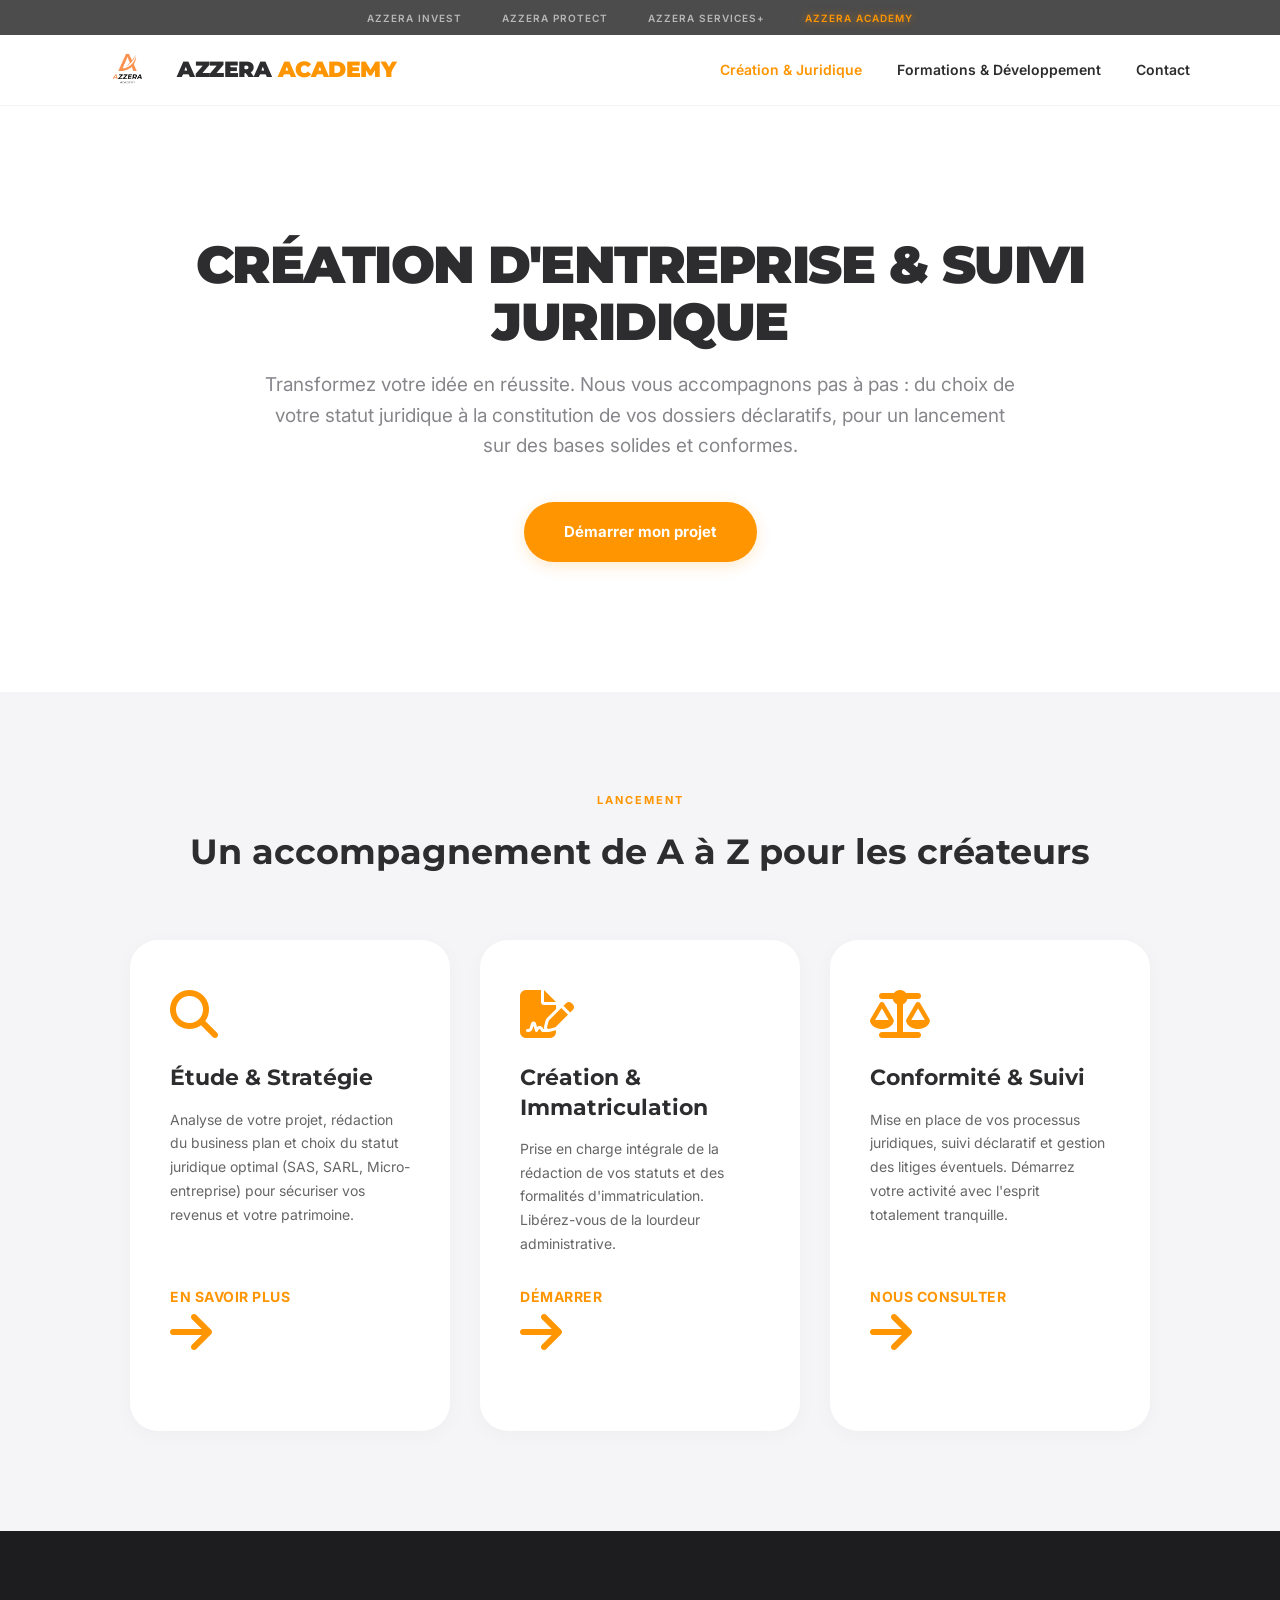
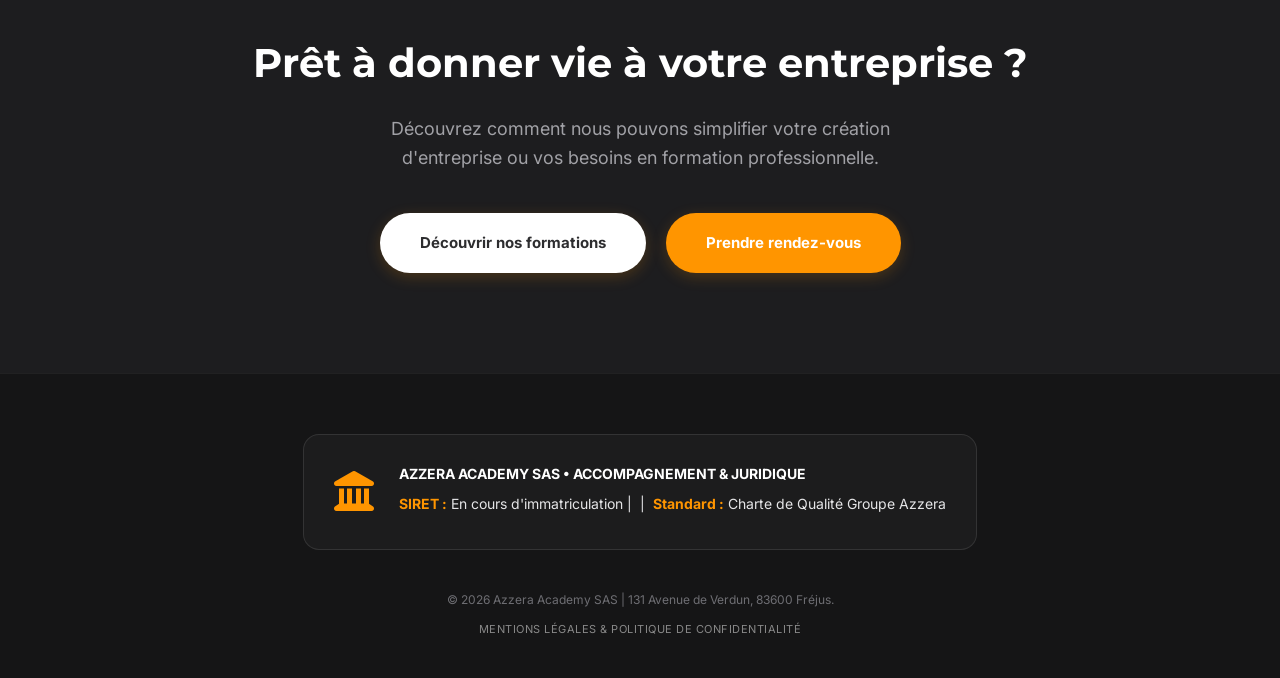
<file: index.html>
<!DOCTYPE html>
<html lang="fr">
<head>
    <meta charset="UTF-8">
    <meta name="viewport" content="width=device-width, initial-scale=1.0">
    <title>Azzera Academy | Création d'Entreprise & Suivi Juridique à Fréjus</title>
    
    <!-- SEO Meta Tags -->
    <meta name="description" content="Azzera Academy vous accompagne de A à Z dans la création de votre entreprise à Fréjus : choix du statut juridique, montage du dossier, immatriculation et conseil stratégique.">
    <meta name="keywords" content="création entreprise Fréjus, accompagnement juridique, choix statut juridique, démarches administratives, immatriculation société, business plan, Azzera Academy">
    <meta name="author" content="Azzera Academy">
    <meta name="robots" content="index, follow">
    
    <!-- Open Graph / Réseaux Sociaux -->
    <meta property="og:type" content="website">
    <meta property="og:url" content="https://www.azzeracademy.fr/">
    <meta property="og:title" content="Création d'Entreprise & Accompagnement Juridique | Azzera Academy">
    <meta property="og:description" content="Transformez votre projet en réussite. Nous gérons vos formalités juridiques et administratives pour un lancement en toute sérénité.">
    <meta property="og:image" content="https://www.azzeracademy.fr/img/logo-academy.png">


    <!-- Favicon -->
    <link rel="icon" type="image/png" href="favicon.png">
    <link rel="apple-touch-icon" href="favicon.png">
    <link rel="shortcut icon" href="favicon.png">
    
    <!-- Fonts & CSS -->
    <link href="https://fonts.googleapis.com/css2?family=Inter:wght@400;600&family=Montserrat:wght@700;900&display=swap" rel="stylesheet">
    <link rel="stylesheet" href="https://cdnjs.cloudflare.com/ajax/libs/font-awesome/6.4.0/css/all.min.css">
    
    <!-- Lien CSS Academy -->
    <link rel="stylesheet" href="css/style-academy.css">
    
    <!-- Données Structurées pour le Référencement Local Google -->
    <script type="application/ld+json">
    {
      "@context": "https://schema.org",
      "@type": "ProfessionalService",
      "name": "Azzera Academy",
      "image": "https://www.azzeraservices.fr/img/logo-academy.png",
      "description": "Cabinet spécialisé dans l'accompagnement à la création d'entreprise : conseil juridique, démarches administratives et immatriculation.",
      "url": "https://www.azzeracademy.fr",
      "telephone": "+33000000000",
      "address": {
        "@type": "PostalAddress",
        "streetAddress": "131 Avenue de Verdun",
        "addressLocality": "Fréjus",
        "postalCode": "83600",
        "addressRegion": "Provence-Alpes-Côte d'Azur",
        "addressCountry": "FR"
      },
      "areaServed": {
        "@type": "City",
        "name": "Fréjus"
      }
    }
    </script>
</head>
<body>

    <nav class="topbar-corporate">
        <ul class="topbar-links">
            <li><a href="https://azzerainvest.fr/index.html">AZZERA INVEST</a></li>
            <li><a href="https://www.azzeraprotect.fr">AZZERA PROTECT</a></li>
            <li><a href="https://www.azzeraservices.fr">AZZERA SERVICES+</a></li>
            <li><a href="#" class="active">AZZERA ACADEMY</a></li>
        </ul>
    </nav>

    <header class="main-header">
        <div class="container header-flex">
            <div class="logo">
                <a href="index.html">
                    <img src="img/logo-academy.png" alt="Logo Azzera Academy" style="height: 75px; width: auto; object-fit: contain;">
                    <h1>AZZERA <span>ACADEMY</span></h1>
                </a>
            </div>
            <nav class="main-nav">
                <ul>
                    <li><a href="index.html" class="active">Création & Juridique</a></li>
                    <li><a href="formations.html">Formations & Développement</a></li>
                    <li><a href="contact.html">Contact</a></li>
                </ul>
            </nav>
        </div>
    </header>

    <section class="hero-section">
        <div class="container">
            <h2 class="hero-title">CRÉATION D'ENTREPRISE & SUIVI JURIDIQUE</h2>
            <p class="hero-subtitle">Transformez votre idée en réussite. Nous vous accompagnons pas à pas : du choix de votre statut juridique à la constitution de vos dossiers déclaratifs, pour un lancement sur des bases solides et conformes.</p>
            <a href="contact.html" class="btn-primary-orange">Démarrer mon projet</a>
        </div>
    </section>

    <section class="services-section">
        <div class="container">
            <div class="modern-heading">
                <span class="heading-subtitle">Lancement</span>
                <h3 class="section-heading">Un accompagnement de A à Z pour les créateurs</h3>
            </div>
            
            <div class="diploma-grid">
                <!-- Tuile 1 -->
                <div class="apple-tile">
                    <i class="fas fa-search"></i>
                    <h4>Étude & Stratégie</h4>
                    <p>Analyse de votre projet, rédaction du business plan et choix du statut juridique optimal (SAS, SARL, Micro-entreprise) pour sécuriser vos revenus et votre patrimoine.</p>
                    <a href="contact.html" class="link-arrow">En savoir plus <i class="fas fa-arrow-right"></i></a>
                </div>
                <!-- Tuile 2 -->
                <div class="apple-tile">
                    <i class="fas fa-file-signature"></i>
                    <h4>Création & Immatriculation</h4>
                    <p>Prise en charge intégrale de la rédaction de vos statuts et des formalités d'immatriculation. Libérez-vous de la lourdeur administrative.</p>
                    <a href="contact.html" class="link-arrow">Démarrer <i class="fas fa-arrow-right"></i></a>
                </div>
                <!-- Tuile 3 -->
                <div class="apple-tile">
                    <i class="fas fa-balance-scale"></i>
                    <h4>Conformité & Suivi</h4>
                    <p>Mise en place de vos processus juridiques, suivi déclaratif et gestion des litiges éventuels. Démarrez votre activité avec l'esprit totalement tranquille.</p>
                    <a href="contact.html" class="link-arrow">Nous consulter <i class="fas fa-arrow-right"></i></a>
                </div>
            </div>
        </div>
    </section>

    <section class="candidat-section">
        <div class="container">
            <h3>Prêt à donner vie à votre entreprise ?</h3>
            <p>Découvrez comment nous pouvons simplifier votre création d'entreprise ou vos besoins en formation professionnelle.</p>
            <div style="display: flex; gap: 20px; justify-content: center; flex-wrap: wrap; margin-top: 40px;">
                <a href="formations.html" class="btn-primary-orange" style="background: var(--white); color: var(--gray-main);">Découvrir nos formations</a>
                <a href="contact.html" class="btn-primary-orange">Prendre rendez-vous</a>
            </div>
        </div>
    </section>

    <footer class="legal-compliance">
        <div class="container">
            <div class="official-badge-container">
                <div class="official-badge">
                    <div class="badge-icon"><i class="fas fa-landmark"></i></div>
                    <div class="badge-content">
                        <p class="badge-title">AZZERA ACADEMY SAS • Accompagnement & Juridique</p>
                        <p class="badge-numbers"><strong>SIRET :</strong> En cours d'immatriculation | &nbsp;|&nbsp; <strong>Standard :</strong> Charte de Qualité Groupe Azzera</p>
                    </div>
                </div>
            </div>
            <div class="compliance-inner">
                <p>&copy; 2026 Azzera Academy SAS | 131 Avenue de Verdun, 83600 Fréjus.</p>
                <p style="margin-top: 10px;"><a href="mentions-legales.html" style="color: #888; text-decoration: none; transition: 0.3s; font-size: 11px; text-transform: uppercase; letter-spacing: 0.5px;">Mentions Légales & Politique de Confidentialité</a></p>
            </div>
        </div>
    </footer>

</body>
</html>
</file>
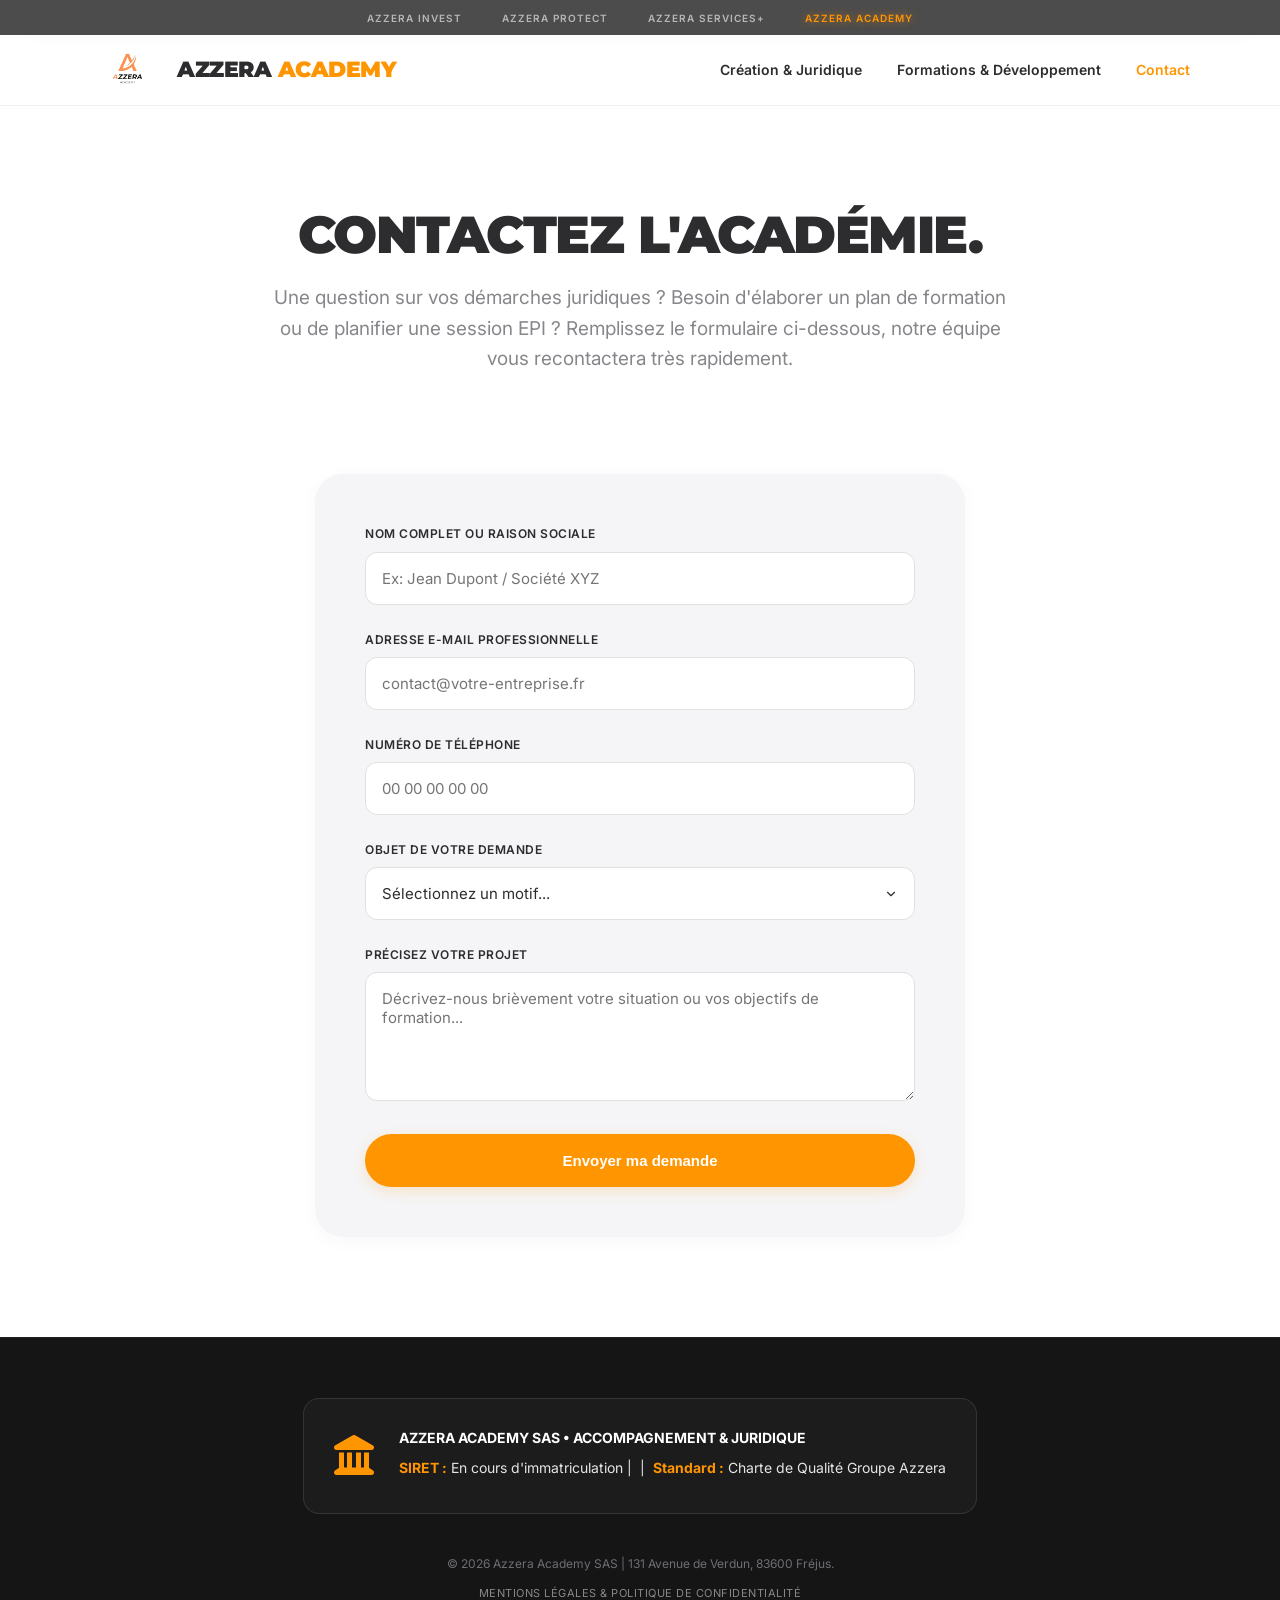
<file: contact.html>
<!DOCTYPE html>
<html lang="fr">
<head>
    <meta charset="UTF-8">
    <meta name="viewport" content="width=device-width, initial-scale=1.0">
    <title>Contact & Inscription | Azzera Academy Fréjus</title>
    
    <!-- SEO Meta Tags -->
    <meta name="description" content="Contactez Azzera Academy pour votre création d'entreprise ou vos besoins en formation professionnelle (EPI, Management, Communication) à Fréjus. Réactivité et conseil sur-mesure.">
    <meta name="keywords" content="contact Azzera Academy, devis création entreprise, inscription formation, formation EPI, conseil juridique Fréjus">
    <meta name="author" content="Azzera Academy">
    <meta name="robots" content="index, follow">
    
    <!-- Open Graph / Réseaux Sociaux -->
    <meta property="og:type" content="website">
    <meta property="og:url" content="https://www.azzeracademy.fr/contact.html">
    <meta property="og:title" content="Contactez Azzera Academy">
    <meta property="og:description" content="Un projet de création ? Un besoin de formation ? Notre équipe est à votre écoute.">
    <meta property="og:image" content="https://www.azzeracademy.fr/img/logo-academy.png">


    <!-- Favicon -->
    <link rel="icon" type="image/png" href="favicon.png">
    <link rel="apple-touch-icon" href="favicon.png">
    <link rel="shortcut icon" href="favicon.png">
    
    <!-- Fonts & CSS -->
    <link href="https://fonts.googleapis.com/css2?family=Inter:wght@400;600&family=Montserrat:wght@700;900&display=swap" rel="stylesheet">
    <link rel="stylesheet" href="https://cdnjs.cloudflare.com/ajax/libs/font-awesome/6.4.0/css/all.min.css">
    
    <!-- Lien CSS Academy (Design Orange Premium) -->
    <link rel="stylesheet" href="css/style-academy.css">
    
    <!-- Données Structurées pour le Référencement -->
    <script type="application/ld+json">
    {
      "@context": "https://schema.org",
      "@type": "ContactPage",
      "name": "Contact Azzera Academy",
      "url": "https://www.azzeracademy.fr/contact.html"
    }
    </script>

    <style>
        /* Styles spécifiques au formulaire pour garantir l'affichage premium */
        .contact-card-container { max-width: 650px; margin: 0 auto; background: var(--gray-bg); padding: 50px; border-radius: 28px; box-shadow: 0 4px 20px rgba(0,0,0,0.03); }
        .form-group { margin-bottom: 25px; text-align: left; }
        .form-group label { display: block; font-size: 12px; font-weight: 600; text-transform: uppercase; margin-bottom: 8px; letter-spacing: 0.5px; color: var(--gray-main); }
        .form-control { width: 100%; padding: 16px; border: 1px solid #e0e0e0; border-radius: 12px; font-family: 'Inter', sans-serif; font-size: 15px; background: var(--white); color: var(--gray-main); transition: var(--transition); }
        .form-control:focus { border-color: var(--orange-academy); outline: none; box-shadow: 0 0 0 3px rgba(255, 149, 0, 0.15); }
        select.form-control { cursor: pointer; appearance: none; -webkit-appearance: none; background-image: url("data:image/svg+xml;charset=UTF-8,%3Csvg xmlns='http://www.w3.org/2000/svg' viewBox='0 0 24 24' fill='none' stroke='%232d2d2f' stroke-width='2' stroke-linecap='round' stroke-linejoin='round'%3E%3Cpolyline points='6 9 12 15 18 9'%3E%3C/polyline%3E%3C/svg%3E"); background-repeat: no-repeat; background-position: right 16px center; background-size: 14px; padding-right: 45px; }
    </style>
</head>
<body>

    <nav class="topbar-corporate">
        <ul class="topbar-links">
            <li><a href="https://azzerainvest.fr/index.html">AZZERA INVEST</a></li>
            <li><a href="https://www.azzeraprotect.fr">AZZERA PROTECT</a></li>
            <li><a href="https://www.azzeraservices.fr">AZZERA SERVICES+</a></li>
            <li><a href="#" class="active">AZZERA ACADEMY</a></li>
        </ul>
    </nav>

    <header class="main-header">
        <div class="container header-flex">
            <div class="logo">
                <a href="index.html">
                    <img src="img/logo-academy.png" alt="Logo Azzera Academy" style="height: 75px; width: auto; object-fit: contain;">
                    <h1>AZZERA <span>ACADEMY</span></h1>
                </a>
            </div>
            <nav class="main-nav">
                <ul>
                    <li><a href="index.html">Création & Juridique</a></li>
                    <li><a href="formations.html">Formations & Développement</a></li>
                    <li><a href="contact.html" class="active">Contact</a></li>
                </ul>
            </nav>
        </div>
    </header>

    <section class="hero-section" style="padding: 100px 0 60px 0;">
        <div class="container">
            <h2 class="hero-title">CONTACTEZ L'ACADÉMIE.</h2>
            <p class="hero-subtitle">Une question sur vos démarches juridiques ? Besoin d'élaborer un plan de formation ou de planifier une session EPI ? Remplissez le formulaire ci-dessous, notre équipe vous recontactera très rapidement.</p>
        </div>
    </section>

    <section class="services-section" style="padding-top: 0; background: var(--white);">
        <div class="container">
            <div class="contact-card-container">
                <form action="https://api.web3forms.com/submit" method="POST">
                    
                    <!-- Clé Web3Forms -->
                    <input type="hidden" name="access_key" value="e3177ea0-46af-4d20-b334-71a74750e3a3">
                    <input type="hidden" name="subject" value="Nouveau lead - Azzera Academy">
                    <input type="hidden" name="redirect" value="https://web3forms.com/success">

                    <div class="form-group">
                        <label for="name">Nom complet ou Raison Sociale</label>
                        <input type="text" id="name" name="name" class="form-control" required placeholder="Ex: Jean Dupont / Société XYZ">
                    </div>
                    
                    <div class="form-group">
                        <label for="email">Adresse E-mail professionnelle</label>
                        <input type="email" id="email" name="email" class="form-control" required placeholder="contact@votre-entreprise.fr">
                    </div>
                    
                    <div class="form-group">
                        <label for="phone">Numéro de téléphone</label>
                        <input type="tel" id="phone" name="phone" class="form-control" required placeholder="00 00 00 00 00">
                    </div>

                    <div class="form-group">
                        <label for="service">Objet de votre demande</label>
                        <select id="service" name="service" class="form-control" required>
                            <option value="">Sélectionnez un motif...</option>
                            <option value="Creation Entreprise">Création d'entreprise & Accompagnement Juridique</option>
                            <option value="Formation Securite EPI">Formation : Sécurité & Réglementaire (EPI)</option>
                            <option value="Formation Dev Personnel">Formation : Développement personnel & Posture</option>
                            <option value="Formation Communication">Formation : Communication & Prise de parole</option>
                            <option value="Formation Gestion">Formation : Gestion du temps & Création</option>
                            <option value="Audit">Demande d'audit ou de catalogue général</option>
                            <option value="Autre">Autre demande</option>
                        </select>
                    </div>

                    <div class="form-group">
                        <label for="message">Précisez votre projet</label>
                        <textarea id="message" name="message" class="form-control" rows="5" required placeholder="Décrivez-nous brièvement votre situation ou vos objectifs de formation..."></textarea>
                    </div>

                    <button type="submit" class="btn-primary-orange" style="width: 100%; border: none; cursor: pointer; text-align: center;">Envoyer ma demande</button>
                </form>
            </div>
        </div>
    </section>

    <footer class="legal-compliance">
        <div class="container">
            <div class="official-badge-container">
                <div class="official-badge">
                    <div class="badge-icon"><i class="fas fa-landmark"></i></div>
                    <div class="badge-content">
                        <p class="badge-title">AZZERA ACADEMY SAS • Accompagnement & Juridique</p>
                        <p class="badge-numbers"><strong>SIRET :</strong> En cours d'immatriculation | &nbsp;|&nbsp; <strong>Standard :</strong> Charte de Qualité Groupe Azzera</p>
                    </div>
                </div>
            </div>
            <div class="compliance-inner">
                <p>&copy; 2026 Azzera Academy SAS | 131 Avenue de Verdun, 83600 Fréjus.</p>
                <p style="margin-top: 10px;"><a href="mentions-legales.html" style="color: #888; text-decoration: none; transition: 0.3s; font-size: 11px; text-transform: uppercase; letter-spacing: 0.5px;">Mentions Légales & Politique de Confidentialité</a></p>
            </div>
        </div>
    </footer>

</body>
</html>
</file>
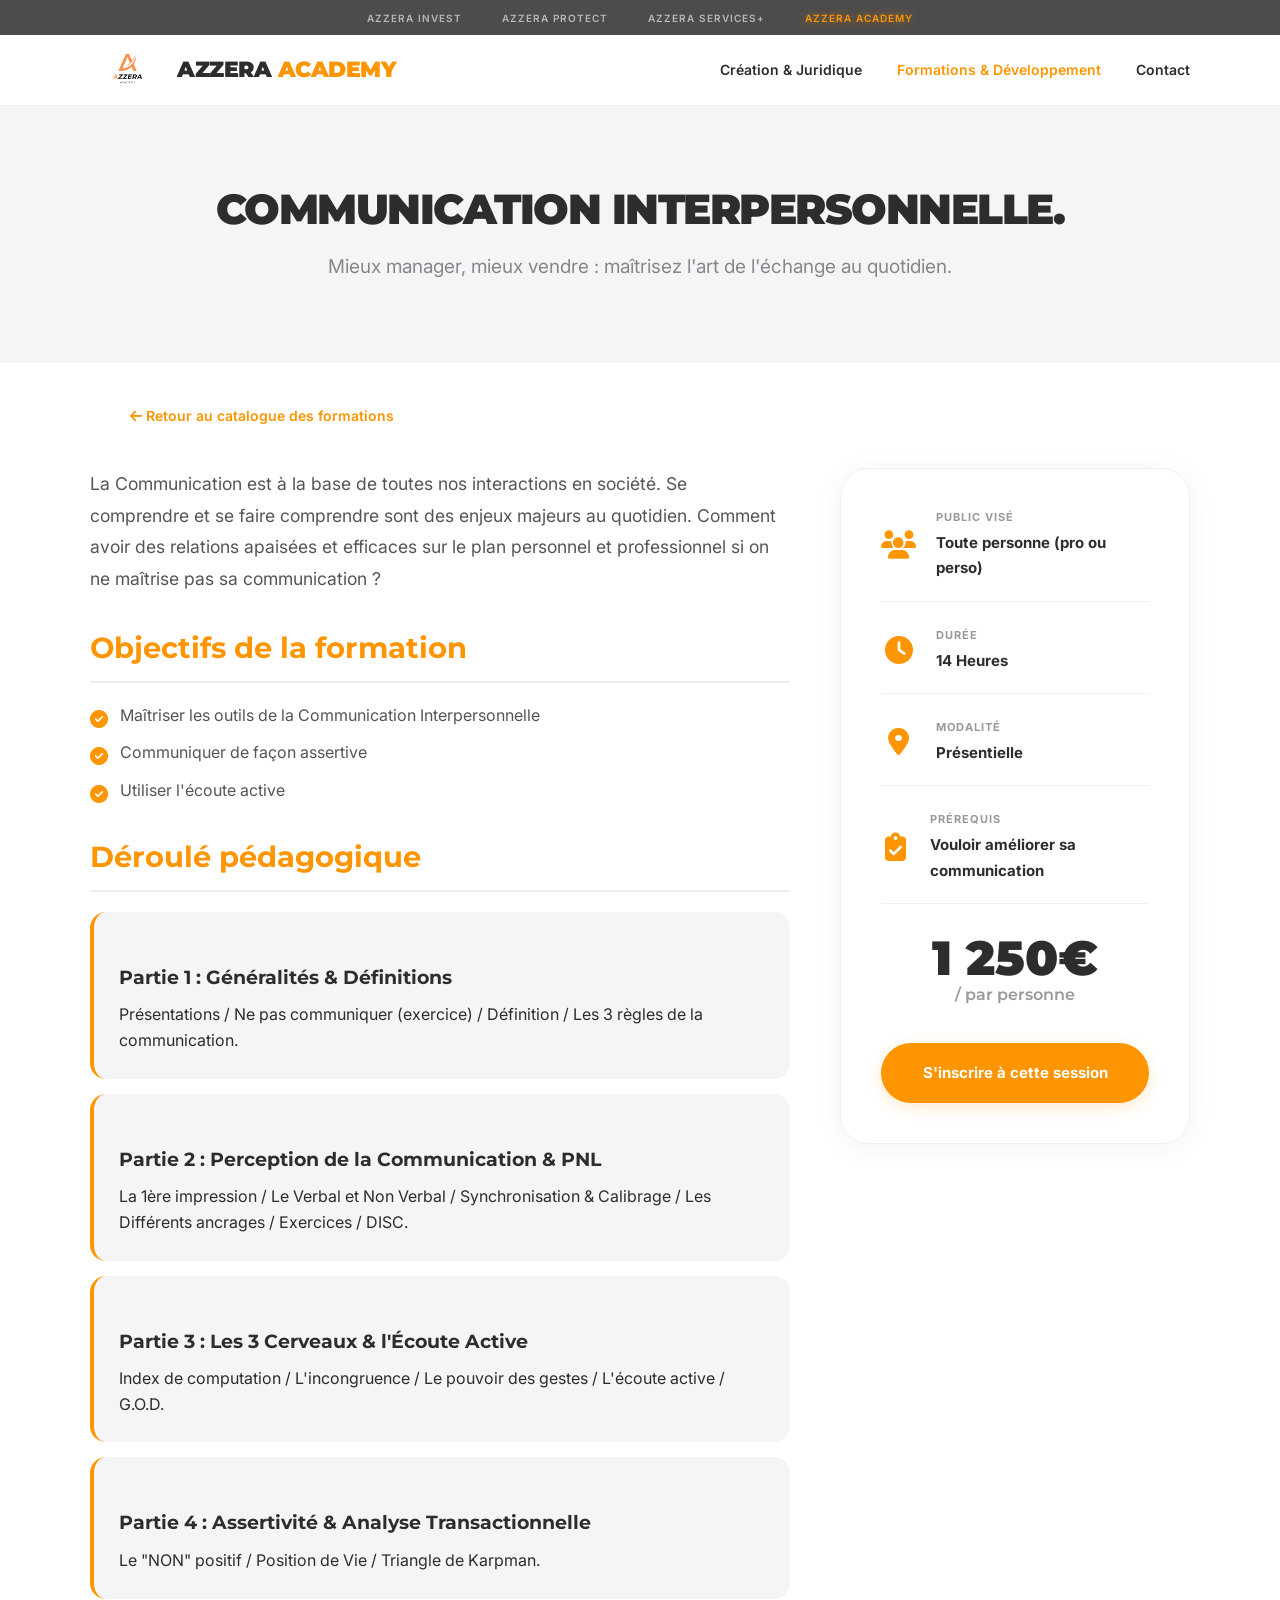
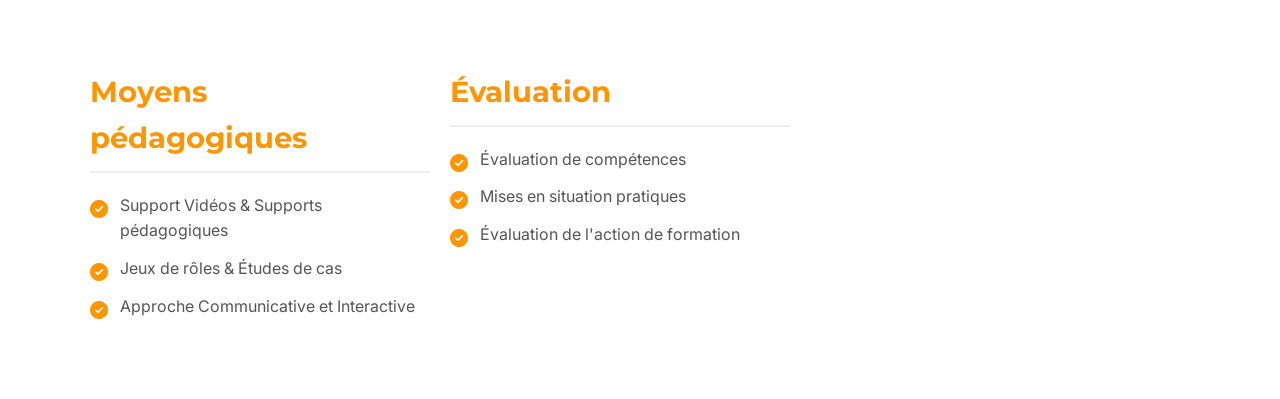
<file: formation-communication.html>
<!DOCTYPE html>
<html lang="fr">
<head>
    <meta charset="UTF-8">
    <meta name="viewport" content="width=device-width, initial-scale=1.0">
    <title>Formation Communication Interpersonnelle | Azzera Academy</title>
    
    <link href="https://fonts.googleapis.com/css2?family=Inter:wght@400;600&family=Montserrat:wght@700;900&display=swap" rel="stylesheet">
    <link rel="stylesheet" href="https://cdnjs.cloudflare.com/ajax/libs/font-awesome/6.4.0/css/all.min.css">
    <link rel="stylesheet" href="css/style-academy.css">
    

    <style>
        .course-layout { display: grid; grid-template-columns: 2fr 1fr; gap: 50px; padding: 60px 0; }
        .course-content h3 { color: var(--orange-academy); font-family: 'Montserrat', sans-serif; margin-top: 30px; margin-bottom: 20px; font-size: 1.8rem; border-bottom: 2px solid #eee; padding-bottom: 10px; }
        .course-content h4 { font-family: 'Montserrat', sans-serif; margin: 25px 0 10px 0; color: var(--gray-main); font-size: 1.2rem; }
        .course-content ul { list-style-type: none; padding-left: 0; margin-bottom: 20px; }
        .course-content ul li { position: relative; padding-left: 30px; margin-bottom: 12px; color: #555; line-height: 1.6; }
        .course-content ul li::before { content: '\f058'; font-family: 'Font Awesome 6 Free'; font-weight: 900; color: var(--orange-academy); position: absolute; left: 0; top: 3px; font-size: 18px; }
        .course-sidebar { background: var(--white); padding: 40px; border-radius: 28px; position: sticky; top: 100px; height: fit-content; box-shadow: 0 4px 30px rgba(0,0,0,0.05); border: 1px solid #f0f0f0; }
        .course-sidebar .info-item { display: flex; align-items: center; gap: 20px; margin-bottom: 25px; border-bottom: 1px solid #f0f0f0; padding-bottom: 20px; }
        .course-sidebar .info-item:last-of-type { border-bottom: none; }
        .course-sidebar .info-item i { font-size: 28px; color: var(--orange-academy); width: 35px; text-align: center; }
        .course-sidebar .info-text span { display: block; font-size: 11px; text-transform: uppercase; color: #999; font-weight: 700; letter-spacing: 1px; margin-bottom: 3px; }
        .course-sidebar .info-text strong { font-size: 15px; color: var(--gray-main); }
        .course-price { text-align: center; font-family: 'Montserrat', sans-serif; font-size: 3rem; font-weight: 900; color: var(--gray-main); margin: 30px 0; line-height: 1; }
        .course-price span { font-size: 16px; color: #999; font-weight: 600; display: block; margin-top: 5px; }
        .program-block { background: var(--gray-bg); padding: 25px; border-radius: 16px; margin-bottom: 15px; border-left: 4px solid var(--orange-academy); }
        @media (max-width: 900px) { .course-layout { grid-template-columns: 1fr; } .course-sidebar { position: static; margin-top: 40px; } }
    </style>
    
</head>
<body>

    <nav class="topbar-corporate"><ul class="topbar-links"><li><a href="#">AZZERA INVEST</a></li><li><a href="#">AZZERA PROTECT</a></li><li><a href="#">AZZERA SERVICES+</a></li><li><a href="#" class="active">AZZERA ACADEMY</a></li></ul></nav>

    <header class="main-header">
        <div class="container header-flex">
            <div class="logo">
                <a href="index.html">
                    <img src="img/logo-academy.png" alt="Logo Azzera Academy" style="height: 75px; width: auto; object-fit: contain;">
                    <h1>AZZERA <span>ACADEMY</span></h1>
                </a>
            </div>
            <nav class="main-nav"><ul><li><a href="index.html">Création & Juridique</a></li><li><a href="formations.html" class="active">Formations & Développement</a></li><li><a href="contact.html">Contact</a></li></ul></nav>
            
        </div>
        

    </header>

    <section class="hero-section" style="padding: 80px 0 40px 0; background: var(--gray-bg);">
        <div class="container">
            <h2 class="hero-title" style="font-size: 42px;">COMMUNICATION INTERPERSONNELLE.</h2>
            <p class="hero-subtitle">Mieux manager, mieux vendre : maîtrisez l'art de l'échange au quotidien.</p>
        </div>
    </section>
<div class="container" style="margin-top: 40px; margin-bottom: -20px;">
    <a href="formations.html" style="text-decoration: none; color: var(--orange-academy); font-weight: 600; font-size: 14px;">
        <i class="fas fa-arrow-left"></i> Retour au catalogue des formations
    </a>
</div>

    <section class="container course-layout">
        <div class="course-content">
            <p style="font-size: 1.1rem; color: #555; line-height: 1.8; margin-bottom: 30px;">La Communication est à la base de toutes nos interactions en société. Se comprendre et se faire comprendre sont des enjeux majeurs au quotidien. Comment avoir des relations apaisées et efficaces sur le plan personnel et professionnel si on ne maîtrise pas sa communication ?</p>
            
            <h3>Objectifs de la formation</h3>
            <ul>
                <li>Maîtriser les outils de la Communication Interpersonnelle</li>
                <li>Communiquer de façon assertive</li>
                <li>Utiliser l'écoute active</li>
            </ul>

            <h3>Déroulé pédagogique</h3>
            <div class="program-block">
                <h4>Partie 1 : Généralités & Définitions</h4>
                <p>Présentations / Ne pas communiquer (exercice) / Définition / Les 3 règles de la communication.</p>
            </div>
            <div class="program-block">
                <h4>Partie 2 : Perception de la Communication & PNL</h4>
                <p>La 1ère impression / Le Verbal et Non Verbal / Synchronisation & Calibrage / Les Différents ancrages / Exercices / DISC.</p>
            </div>
            <div class="program-block">
                <h4>Partie 3 : Les 3 Cerveaux & l'Écoute Active</h4>
                <p>Index de computation / L'incongruence / Le pouvoir des gestes / L'écoute active / G.O.D.</p>
            </div>
            <div class="program-block">
                <h4>Partie 4 : Assertivité & Analyse Transactionnelle</h4>
                <p>Le "NON" positif / Position de Vie / Triangle de Karpman.</p>
            </div>

            <div style="display: grid; grid-template-columns: 1fr 1fr; gap: 20px; margin-top: 40px;">
                <div>
                    <h3>Moyens pédagogiques</h3>
                    <ul>
                        <li>Support Vidéos & Supports pédagogiques</li>
                        <li>Jeux de rôles & Études de cas</li>
                        <li>Approche Communicative et Interactive</li>
                    </ul>
                </div>
                <div>
                    <h3>Évaluation</h3>
                    <ul>
                        <li>Évaluation de compétences</li>
                        <li>Mises en situation pratiques</li>
                        <li>Évaluation de l'action de formation</li>
                    </ul>
                </div>
            </div>
        </div>

        <aside class="course-sidebar">
            <div class="info-item">
                <i class="fas fa-users"></i>
                <div class="info-text"><span>Public Visé</span><strong>Toute personne (pro ou perso)</strong></div>
            </div>
            <div class="info-item">
                <i class="fas fa-clock"></i>
                <div class="info-text"><span>Durée</span><strong>14 Heures</strong></div>
            </div>
            <div class="info-item">
                <i class="fas fa-map-marker-alt"></i>
                <div class="info-text"><span>Modalité</span><strong>Présentielle</strong></div>
            </div>
            <div class="info-item">
                <i class="fas fa-clipboard-check"></i>
                <div class="info-text"><span>Prérequis</span><strong>Vouloir améliorer sa communication</strong></div>
            </div>
            
            <div class="course-price">1 250€<span>/ par personne</span></div>
            
            <a href="contact.html" class="btn-primary-orange" style="width: 100%; text-align: center; margin-top: 10px;">S'inscrire à cette session</a>
        </aside>
    </section>

</body>
</html>
</file>
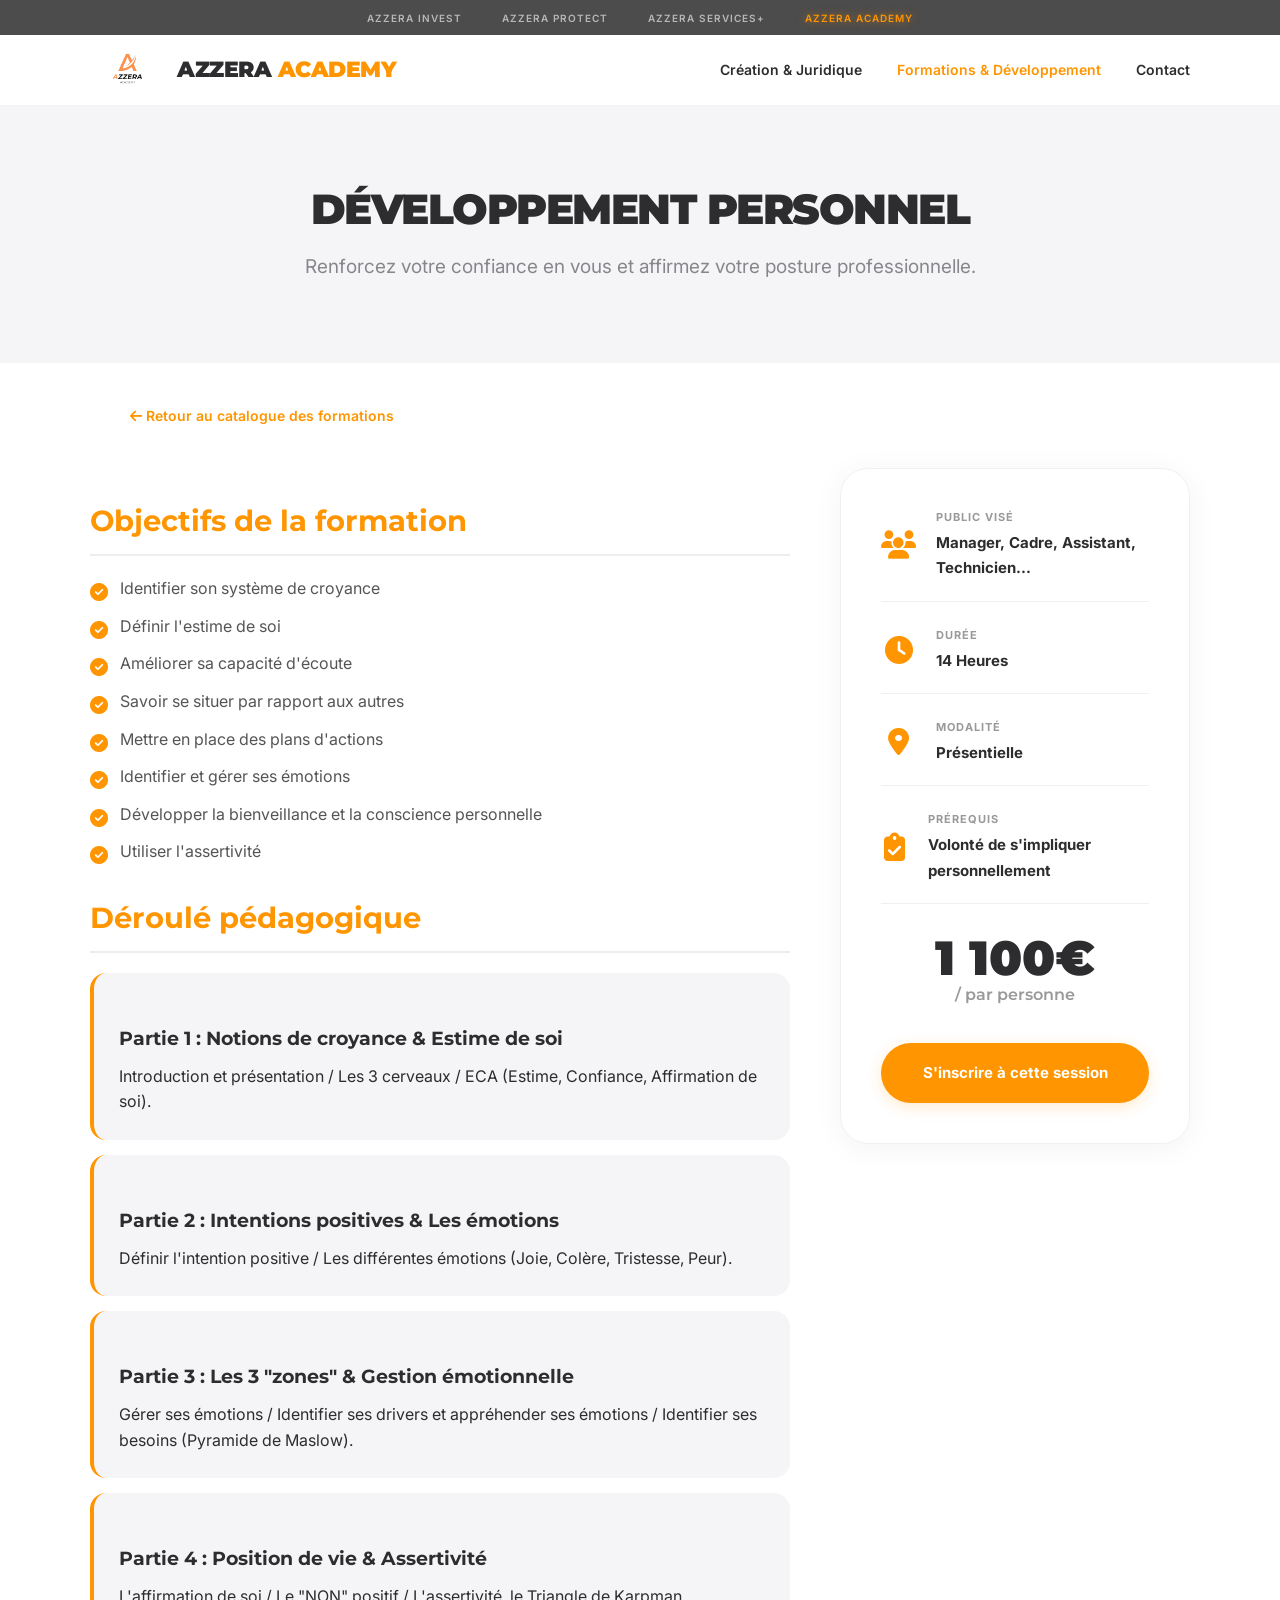
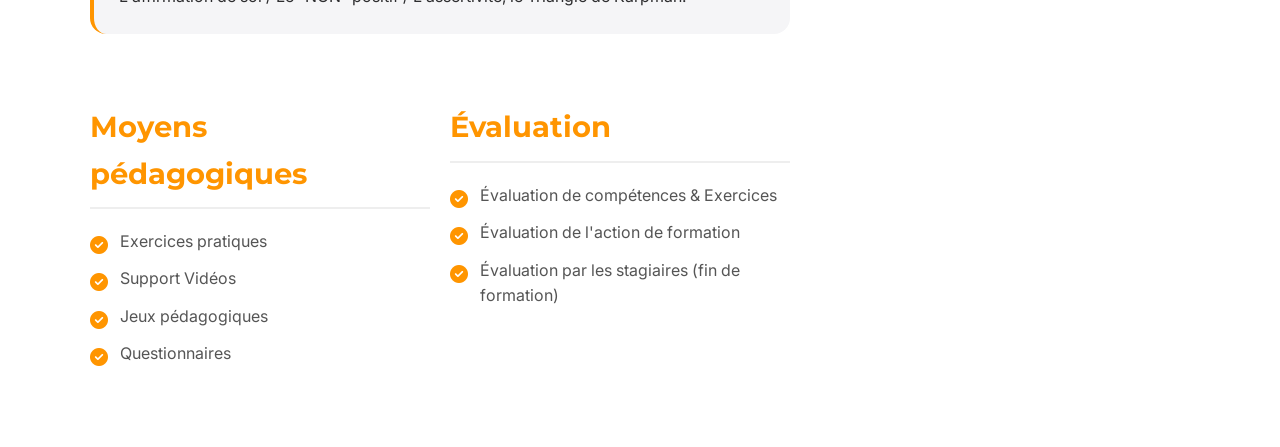
<file: formation-developpement-personnel.html>
<!DOCTYPE html>
<html lang="fr">
<head>
    <meta charset="UTF-8">
    <meta name="viewport" content="width=device-width, initial-scale=1.0">
    <title>Formation Développement Personnel | Azzera Academy</title>
    <meta name="description" content="Formation en développement personnel : estime de soi, gestion des émotions, assertivité. Pour managers, cadres et collaborateurs.">
    
    <link href="https://fonts.googleapis.com/css2?family=Inter:wght@400;600&family=Montserrat:wght@700;900&display=swap" rel="stylesheet">
    <link rel="stylesheet" href="https://cdnjs.cloudflare.com/ajax/libs/font-awesome/6.4.0/css/all.min.css">
    <link rel="stylesheet" href="css/style-academy.css">
    
    <style>
        .course-layout { display: grid; grid-template-columns: 2fr 1fr; gap: 50px; padding: 60px 0; }
        .course-content h3 { color: var(--orange-academy); font-family: 'Montserrat', sans-serif; margin-top: 30px; margin-bottom: 20px; font-size: 1.8rem; border-bottom: 2px solid #eee; padding-bottom: 10px; }
        .course-content h4 { font-family: 'Montserrat', sans-serif; margin: 25px 0 10px 0; color: var(--gray-main); font-size: 1.2rem; }
        .course-content ul { list-style-type: none; padding-left: 0; margin-bottom: 20px; }
        .course-content ul li { position: relative; padding-left: 30px; margin-bottom: 12px; color: #555; line-height: 1.6; }
        .course-content ul li::before { content: '\f058'; font-family: 'Font Awesome 6 Free'; font-weight: 900; color: var(--orange-academy); position: absolute; left: 0; top: 3px; font-size: 18px; }
        .course-sidebar { background: var(--white); padding: 40px; border-radius: 28px; position: sticky; top: 100px; height: fit-content; box-shadow: 0 4px 30px rgba(0,0,0,0.05); border: 1px solid #f0f0f0; }
        .course-sidebar .info-item { display: flex; align-items: center; gap: 20px; margin-bottom: 25px; border-bottom: 1px solid #f0f0f0; padding-bottom: 20px; }
        .course-sidebar .info-item:last-of-type { border-bottom: none; }
        .course-sidebar .info-item i { font-size: 28px; color: var(--orange-academy); width: 35px; text-align: center; }
        .course-sidebar .info-text span { display: block; font-size: 11px; text-transform: uppercase; color: #999; font-weight: 700; letter-spacing: 1px; margin-bottom: 3px; }
        .course-sidebar .info-text strong { font-size: 15px; color: var(--gray-main); }
        .course-price { text-align: center; font-family: 'Montserrat', sans-serif; font-size: 3rem; font-weight: 900; color: var(--gray-main); margin: 30px 0; line-height: 1; }
        .course-price span { font-size: 16px; color: #999; font-weight: 600; display: block; margin-top: 5px; }
        .program-block { background: var(--gray-bg); padding: 25px; border-radius: 16px; margin-bottom: 15px; border-left: 4px solid var(--orange-academy); }
        @media (max-width: 900px) { .course-layout { grid-template-columns: 1fr; } .course-sidebar { position: static; margin-top: 40px; } }
    </style>
</head>
<body>

    <nav class="topbar-corporate"><ul class="topbar-links"><li><a href="#">AZZERA INVEST</a></li><li><a href="#">AZZERA PROTECT</a></li><li><a href="#">AZZERA SERVICES+</a></li><li><a href="#" class="active">AZZERA ACADEMY</a></li></ul></nav>

    <header class="main-header">
        <div class="container header-flex">
            <div class="logo">
                <a href="index.html">
                    <img src="img/logo-academy.png" alt="Logo Azzera Academy" style="height: 75px; width: auto; object-fit: contain;">
                    <h1>AZZERA <span>ACADEMY</span></h1>
                </a>
            </div>
            <nav class="main-nav"><ul><li><a href="index.html">Création & Juridique</a></li><li><a href="formations.html" class="active">Formations & Développement</a></li><li><a href="contact.html">Contact</a></li></ul></nav>
        </div>
    </header>

    <section class="hero-section" style="padding: 80px 0 40px 0; background: var(--gray-bg);">
        <div class="container">
            <h2 class="hero-title" style="font-size: 42px;">DÉVELOPPEMENT PERSONNEL</h2>
            <p class="hero-subtitle">Renforcez votre confiance en vous et affirmez votre posture professionnelle.</p>
        </div>
    </section>
    <div class="container" style="margin-top: 40px; margin-bottom: -20px;">
    <a href="formations.html" style="text-decoration: none; color: var(--orange-academy); font-weight: 600; font-size: 14px;">
        <i class="fas fa-arrow-left"></i> Retour au catalogue des formations
    </a>
</div>


    <section class="container course-layout">
        <div class="course-content">
            <h3>Objectifs de la formation</h3>
            <ul>
                <li>Identifier son système de croyance</li>
                <li>Définir l'estime de soi</li>
                <li>Améliorer sa capacité d'écoute</li>
                <li>Savoir se situer par rapport aux autres</li>
                <li>Mettre en place des plans d'actions</li>
                <li>Identifier et gérer ses émotions</li>
                <li>Développer la bienveillance et la conscience personnelle</li>
                <li>Utiliser l'assertivité</li>
            </ul>

            <h3>Déroulé pédagogique</h3>
            <div class="program-block">
                <h4>Partie 1 : Notions de croyance & Estime de soi</h4>
                <p>Introduction et présentation / Les 3 cerveaux / ECA (Estime, Confiance, Affirmation de soi).</p>
            </div>
            <div class="program-block">
                <h4>Partie 2 : Intentions positives & Les émotions</h4>
                <p>Définir l'intention positive / Les différentes émotions (Joie, Colère, Tristesse, Peur).</p>
            </div>
            <div class="program-block">
                <h4>Partie 3 : Les 3 "zones" & Gestion émotionnelle</h4>
                <p>Gérer ses émotions / Identifier ses drivers et appréhender ses émotions / Identifier ses besoins (Pyramide de Maslow).</p>
            </div>
            <div class="program-block">
                <h4>Partie 4 : Position de vie & Assertivité</h4>
                <p>L'affirmation de soi / Le "NON" positif / L'assertivité, le Triangle de Karpman.</p>
            </div>

            <div style="display: grid; grid-template-columns: 1fr 1fr; gap: 20px; margin-top: 40px;">
                <div>
                    <h3>Moyens pédagogiques</h3>
                    <ul>
                        <li>Exercices pratiques</li>
                        <li>Support Vidéos</li>
                        <li>Jeux pédagogiques</li>
                        <li>Questionnaires</li>
                    </ul>
                </div>
                <div>
                    <h3>Évaluation</h3>
                    <ul>
                        <li>Évaluation de compétences & Exercices</li>
                        <li>Évaluation de l'action de formation</li>
                        <li>Évaluation par les stagiaires (fin de formation)</li>
                    </ul>
                </div>
            </div>
        </div>

        <aside class="course-sidebar">
            <div class="info-item">
                <i class="fas fa-users"></i>
                <div class="info-text"><span>Public Visé</span><strong>Manager, Cadre, Assistant, Technicien...</strong></div>
            </div>
            <div class="info-item">
                <i class="fas fa-clock"></i>
                <div class="info-text"><span>Durée</span><strong>14 Heures</strong></div>
            </div>
            <div class="info-item">
                <i class="fas fa-map-marker-alt"></i>
                <div class="info-text"><span>Modalité</span><strong>Présentielle</strong></div>
            </div>
            <div class="info-item">
                <i class="fas fa-clipboard-check"></i>
                <div class="info-text"><span>Prérequis</span><strong>Volonté de s'impliquer personnellement</strong></div>
            </div>
            
            <div class="course-price">1 100€<span>/ par personne</span></div>
            
            <a href="contact.html" class="btn-primary-orange" style="width: 100%; text-align: center; margin-top: 10px;">S'inscrire à cette session</a>
        </aside>
    </section>

</body>
</html>
</file>
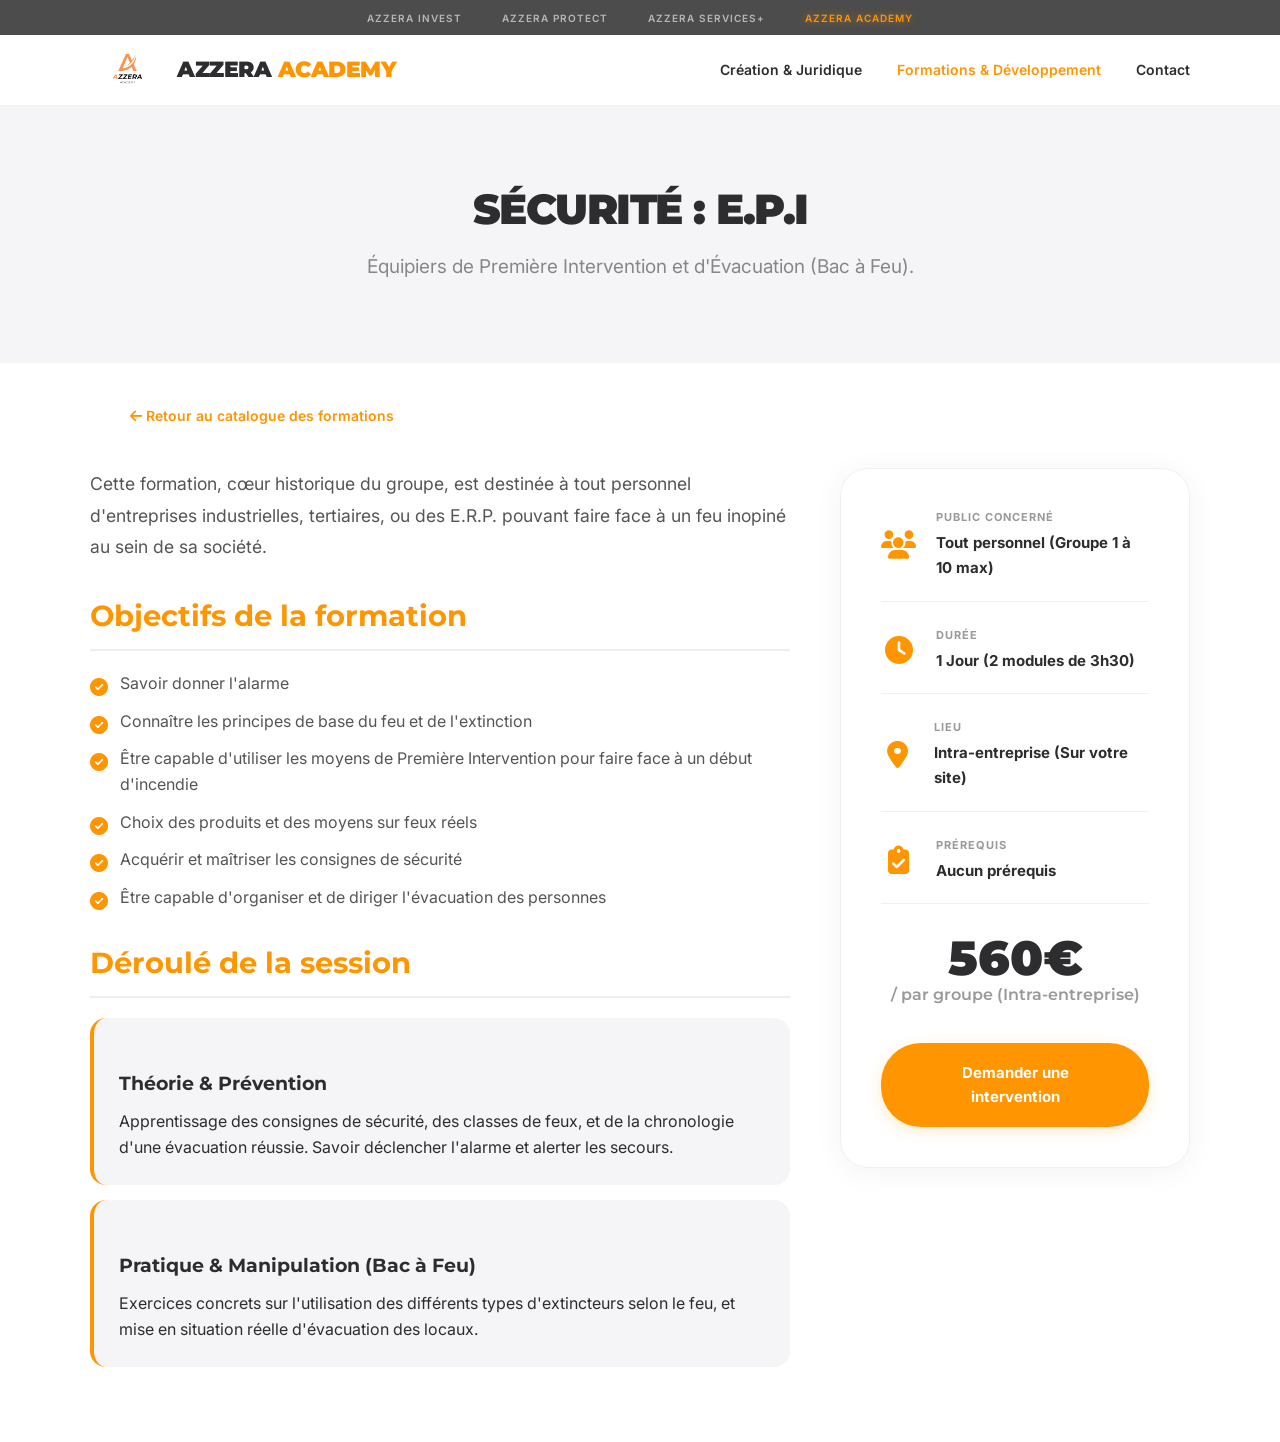
<file: formation-epi.html>
<!DOCTYPE html>
<html lang="fr">
<head>
    <meta charset="UTF-8">
    <meta name="viewport" content="width=device-width, initial-scale=1.0">
    <title>Formation Équipiers de Première Intervention (EPI) | Azzera Academy</title>
    
    <link href="https://fonts.googleapis.com/css2?family=Inter:wght@400;600&family=Montserrat:wght@700;900&display=swap" rel="stylesheet">
    <link rel="stylesheet" href="https://cdnjs.cloudflare.com/ajax/libs/font-awesome/6.4.0/css/all.min.css">
    <link rel="stylesheet" href="css/style-academy.css">
    
    <style>
        .course-layout { display: grid; grid-template-columns: 2fr 1fr; gap: 50px; padding: 60px 0; }
        .course-content h3 { color: var(--orange-academy); font-family: 'Montserrat', sans-serif; margin-top: 30px; margin-bottom: 20px; font-size: 1.8rem; border-bottom: 2px solid #eee; padding-bottom: 10px; }
        .course-content h4 { font-family: 'Montserrat', sans-serif; margin: 25px 0 10px 0; color: var(--gray-main); font-size: 1.2rem; }
        .course-content ul { list-style-type: none; padding-left: 0; margin-bottom: 20px; }
        .course-content ul li { position: relative; padding-left: 30px; margin-bottom: 12px; color: #555; line-height: 1.6; }
        .course-content ul li::before { content: '\f058'; font-family: 'Font Awesome 6 Free'; font-weight: 900; color: var(--orange-academy); position: absolute; left: 0; top: 3px; font-size: 18px; }
        .course-sidebar { background: var(--white); padding: 40px; border-radius: 28px; position: sticky; top: 100px; height: fit-content; box-shadow: 0 4px 30px rgba(0,0,0,0.05); border: 1px solid #f0f0f0; }
        .course-sidebar .info-item { display: flex; align-items: center; gap: 20px; margin-bottom: 25px; border-bottom: 1px solid #f0f0f0; padding-bottom: 20px; }
        .course-sidebar .info-item:last-of-type { border-bottom: none; }
        .course-sidebar .info-item i { font-size: 28px; color: var(--orange-academy); width: 35px; text-align: center; }
        .course-sidebar .info-text span { display: block; font-size: 11px; text-transform: uppercase; color: #999; font-weight: 700; letter-spacing: 1px; margin-bottom: 3px; }
        .course-sidebar .info-text strong { font-size: 15px; color: var(--gray-main); }
        .course-price { text-align: center; font-family: 'Montserrat', sans-serif; font-size: 3rem; font-weight: 900; color: var(--gray-main); margin: 30px 0; line-height: 1; }
        .course-price span { font-size: 16px; color: #999; font-weight: 600; display: block; margin-top: 5px; }
        .program-block { background: var(--gray-bg); padding: 25px; border-radius: 16px; margin-bottom: 15px; border-left: 4px solid var(--orange-academy); }
        @media (max-width: 900px) { .course-layout { grid-template-columns: 1fr; } .course-sidebar { position: static; margin-top: 40px; } }
    </style>
</head>
<body>

    <nav class="topbar-corporate"><ul class="topbar-links"><li><a href="#">AZZERA INVEST</a></li><li><a href="#">AZZERA PROTECT</a></li><li><a href="#">AZZERA SERVICES+</a></li><li><a href="#" class="active">AZZERA ACADEMY</a></li></ul></nav>

    <header class="main-header">
        <div class="container header-flex">
            <div class="logo">
                <a href="index.html">
                    <img src="img/logo-academy.png" alt="Logo Azzera Academy" style="height: 75px; width: auto; object-fit: contain;">
                    <h1>AZZERA <span>ACADEMY</span></h1>
                </a>
            </div>
            <nav class="main-nav"><ul><li><a href="index.html">Création & Juridique</a></li><li><a href="formations.html" class="active">Formations & Développement</a></li><li><a href="contact.html">Contact</a></li></ul></nav>
        </div>
    </header>

    <section class="hero-section" style="padding: 80px 0 40px 0; background: var(--gray-bg);">
        <div class="container">
            <h2 class="hero-title" style="font-size: 42px;">SÉCURITÉ : E.P.I</h2>
            <p class="hero-subtitle">Équipiers de Première Intervention et d'Évacuation (Bac à Feu).</p>
        </div>
    </section>
    <div class="container" style="margin-top: 40px; margin-bottom: -20px;">
    <a href="formations.html" style="text-decoration: none; color: var(--orange-academy); font-weight: 600; font-size: 14px;">
        <i class="fas fa-arrow-left"></i> Retour au catalogue des formations
    </a>
</div>


    <section class="container course-layout">
        <div class="course-content">
            <p style="font-size: 1.1rem; color: #555; line-height: 1.8; margin-bottom: 30px;">Cette formation, cœur historique du groupe, est destinée à tout personnel d'entreprises industrielles, tertiaires, ou des E.R.P. pouvant faire face à un feu inopiné au sein de sa société.</p>

            <h3>Objectifs de la formation</h3>
            <ul>
                <li>Savoir donner l'alarme</li>
                <li>Connaître les principes de base du feu et de l'extinction</li>
                <li>Être capable d'utiliser les moyens de Première Intervention pour faire face à un début d'incendie</li>
                <li>Choix des produits et des moyens sur feux réels</li>
                <li>Acquérir et maîtriser les consignes de sécurité</li>
                <li>Être capable d'organiser et de diriger l'évacuation des personnes</li>
            </ul>

            <h3>Déroulé de la session</h3>
            <div class="program-block">
                <h4>Théorie & Prévention</h4>
                <p>Apprentissage des consignes de sécurité, des classes de feux, et de la chronologie d'une évacuation réussie. Savoir déclencher l'alarme et alerter les secours.</p>
            </div>
            <div class="program-block">
                <h4>Pratique & Manipulation (Bac à Feu)</h4>
                <p>Exercices concrets sur l'utilisation des différents types d'extincteurs selon le feu, et mise en situation réelle d'évacuation des locaux.</p>
            </div>
        </div>

        <aside class="course-sidebar">
            <div class="info-item">
                <i class="fas fa-users"></i>
                <div class="info-text"><span>Public Concerné</span><strong>Tout personnel (Groupe 1 à 10 max)</strong></div>
            </div>
            <div class="info-item">
                <i class="fas fa-clock"></i>
                <div class="info-text"><span>Durée</span><strong>1 Jour (2 modules de 3h30)</strong></div>
            </div>
            <div class="info-item">
                <i class="fas fa-map-marker-alt"></i>
                <div class="info-text"><span>Lieu</span><strong>Intra-entreprise (Sur votre site)</strong></div>
            </div>
            <div class="info-item">
                <i class="fas fa-clipboard-check"></i>
                <div class="info-text"><span>Prérequis</span><strong>Aucun prérequis</strong></div>
            </div>
            
            <div class="course-price">560€<span>/ par groupe (Intra-entreprise)</span></div>
            
            <a href="contact.html" class="btn-primary-orange" style="width: 100%; text-align: center; margin-top: 10px;">Demander une intervention</a>
        </aside>
    </section>

</body>
</html>
</file>
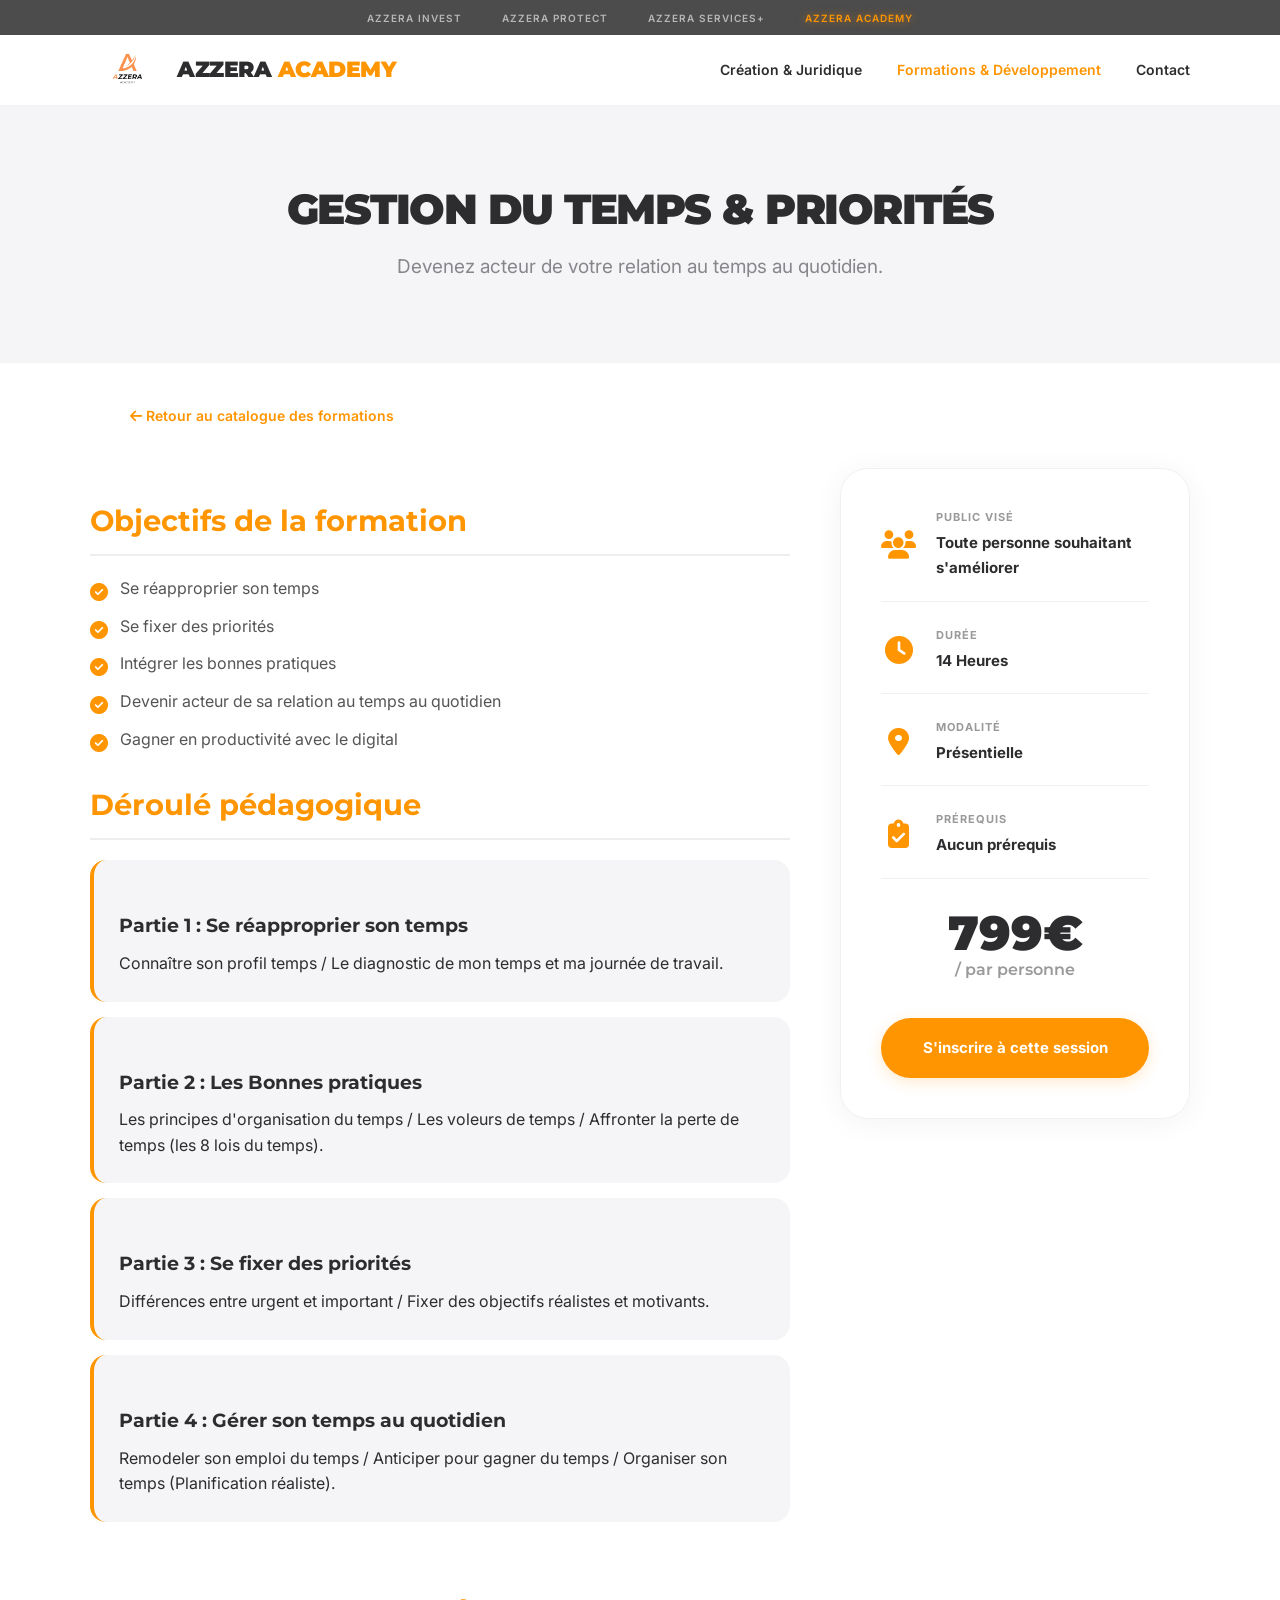
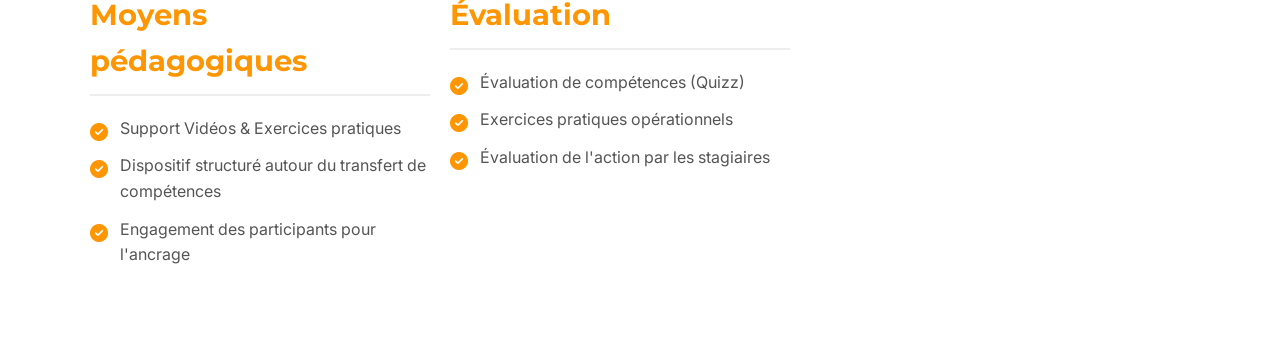
<file: formation-gestion-temps.html>
<!DOCTYPE html>
<html lang="fr">
<head>
    <meta charset="UTF-8">
    <meta name="viewport" content="width=device-width, initial-scale=1.0">
    <title>Formation Gestion du Temps & Priorités | Azzera Academy</title>
    
    <link href="https://fonts.googleapis.com/css2?family=Inter:wght@400;600&family=Montserrat:wght@700;900&display=swap" rel="stylesheet">
    <link rel="stylesheet" href="https://cdnjs.cloudflare.com/ajax/libs/font-awesome/6.4.0/css/all.min.css">
    <link rel="stylesheet" href="css/style-academy.css">
    
    <style>
        .course-layout { display: grid; grid-template-columns: 2fr 1fr; gap: 50px; padding: 60px 0; }
        .course-content h3 { color: var(--orange-academy); font-family: 'Montserrat', sans-serif; margin-top: 30px; margin-bottom: 20px; font-size: 1.8rem; border-bottom: 2px solid #eee; padding-bottom: 10px; }
        .course-content h4 { font-family: 'Montserrat', sans-serif; margin: 25px 0 10px 0; color: var(--gray-main); font-size: 1.2rem; }
        .course-content ul { list-style-type: none; padding-left: 0; margin-bottom: 20px; }
        .course-content ul li { position: relative; padding-left: 30px; margin-bottom: 12px; color: #555; line-height: 1.6; }
        .course-content ul li::before { content: '\f058'; font-family: 'Font Awesome 6 Free'; font-weight: 900; color: var(--orange-academy); position: absolute; left: 0; top: 3px; font-size: 18px; }
        .course-sidebar { background: var(--white); padding: 40px; border-radius: 28px; position: sticky; top: 100px; height: fit-content; box-shadow: 0 4px 30px rgba(0,0,0,0.05); border: 1px solid #f0f0f0; }
        .course-sidebar .info-item { display: flex; align-items: center; gap: 20px; margin-bottom: 25px; border-bottom: 1px solid #f0f0f0; padding-bottom: 20px; }
        .course-sidebar .info-item:last-of-type { border-bottom: none; }
        .course-sidebar .info-item i { font-size: 28px; color: var(--orange-academy); width: 35px; text-align: center; }
        .course-sidebar .info-text span { display: block; font-size: 11px; text-transform: uppercase; color: #999; font-weight: 700; letter-spacing: 1px; margin-bottom: 3px; }
        .course-sidebar .info-text strong { font-size: 15px; color: var(--gray-main); }
        .course-price { text-align: center; font-family: 'Montserrat', sans-serif; font-size: 3rem; font-weight: 900; color: var(--gray-main); margin: 30px 0; line-height: 1; }
        .course-price span { font-size: 16px; color: #999; font-weight: 600; display: block; margin-top: 5px; }
        .program-block { background: var(--gray-bg); padding: 25px; border-radius: 16px; margin-bottom: 15px; border-left: 4px solid var(--orange-academy); }
        @media (max-width: 900px) { .course-layout { grid-template-columns: 1fr; } .course-sidebar { position: static; margin-top: 40px; } }
    </style>
</head>
<body>

    <nav class="topbar-corporate"><ul class="topbar-links"><li><a href="#">AZZERA INVEST</a></li><li><a href="#">AZZERA PROTECT</a></li><li><a href="#">AZZERA SERVICES+</a></li><li><a href="#" class="active">AZZERA ACADEMY</a></li></ul></nav>

    <header class="main-header">
        <div class="container header-flex">
            <div class="logo">
                <a href="index.html">
                    <img src="img/logo-academy.png" alt="Logo Azzera Academy" style="height: 75px; width: auto; object-fit: contain;">
                    <h1>AZZERA <span>ACADEMY</span></h1>
                </a>
            </div>
            <nav class="main-nav"><ul><li><a href="index.html">Création & Juridique</a></li><li><a href="formations.html" class="active">Formations & Développement</a></li><li><a href="contact.html">Contact</a></li></ul></nav>
        </div>
    </header>

    <section class="hero-section" style="padding: 80px 0 40px 0; background: var(--gray-bg);">
        <div class="container">
            <h2 class="hero-title" style="font-size: 42px;">GESTION DU TEMPS & PRIORITÉS</h2>
            <p class="hero-subtitle">Devenez acteur de votre relation au temps au quotidien.</p>
        </div>
    </section>
    <div class="container" style="margin-top: 40px; margin-bottom: -20px;">
    <a href="formations.html" style="text-decoration: none; color: var(--orange-academy); font-weight: 600; font-size: 14px;">
        <i class="fas fa-arrow-left"></i> Retour au catalogue des formations
    </a>
</div>


    <section class="container course-layout">
        <div class="course-content">
            <h3>Objectifs de la formation</h3>
            <ul>
                <li>Se réapproprier son temps</li>
                <li>Se fixer des priorités</li>
                <li>Intégrer les bonnes pratiques</li>
                <li>Devenir acteur de sa relation au temps au quotidien</li>
                <li>Gagner en productivité avec le digital</li>
            </ul>

            <h3>Déroulé pédagogique</h3>
            <div class="program-block">
                <h4>Partie 1 : Se réapproprier son temps</h4>
                <p>Connaître son profil temps / Le diagnostic de mon temps et ma journée de travail.</p>
            </div>
            <div class="program-block">
                <h4>Partie 2 : Les Bonnes pratiques</h4>
                <p>Les principes d'organisation du temps / Les voleurs de temps / Affronter la perte de temps (les 8 lois du temps).</p>
            </div>
            <div class="program-block">
                <h4>Partie 3 : Se fixer des priorités</h4>
                <p>Différences entre urgent et important / Fixer des objectifs réalistes et motivants.</p>
            </div>
            <div class="program-block">
                <h4>Partie 4 : Gérer son temps au quotidien</h4>
                <p>Remodeler son emploi du temps / Anticiper pour gagner du temps / Organiser son temps (Planification réaliste).</p>
            </div>

            <div style="display: grid; grid-template-columns: 1fr 1fr; gap: 20px; margin-top: 40px;">
                <div>
                    <h3>Moyens pédagogiques</h3>
                    <ul>
                        <li>Support Vidéos & Exercices pratiques</li>
                        <li>Dispositif structuré autour du transfert de compétences</li>
                        <li>Engagement des participants pour l'ancrage</li>
                    </ul>
                </div>
                <div>
                    <h3>Évaluation</h3>
                    <ul>
                        <li>Évaluation de compétences (Quizz)</li>
                        <li>Exercices pratiques opérationnels</li>
                        <li>Évaluation de l'action par les stagiaires</li>
                    </ul>
                </div>
            </div>
        </div>

        <aside class="course-sidebar">
            <div class="info-item">
                <i class="fas fa-users"></i>
                <div class="info-text"><span>Public Visé</span><strong>Toute personne souhaitant s'améliorer</strong></div>
            </div>
            <div class="info-item">
                <i class="fas fa-clock"></i>
                <div class="info-text"><span>Durée</span><strong>14 Heures</strong></div>
            </div>
            <div class="info-item">
                <i class="fas fa-map-marker-alt"></i>
                <div class="info-text"><span>Modalité</span><strong>Présentielle</strong></div>
            </div>
            <div class="info-item">
                <i class="fas fa-clipboard-check"></i>
                <div class="info-text"><span>Prérequis</span><strong>Aucun prérequis</strong></div>
            </div>
            
            <div class="course-price">799€<span>/ par personne</span></div>
            
            <a href="contact.html" class="btn-primary-orange" style="width: 100%; text-align: center; margin-top: 10px;">S'inscrire à cette session</a>
        </aside>
    </section>

</body>
</html>
</file>
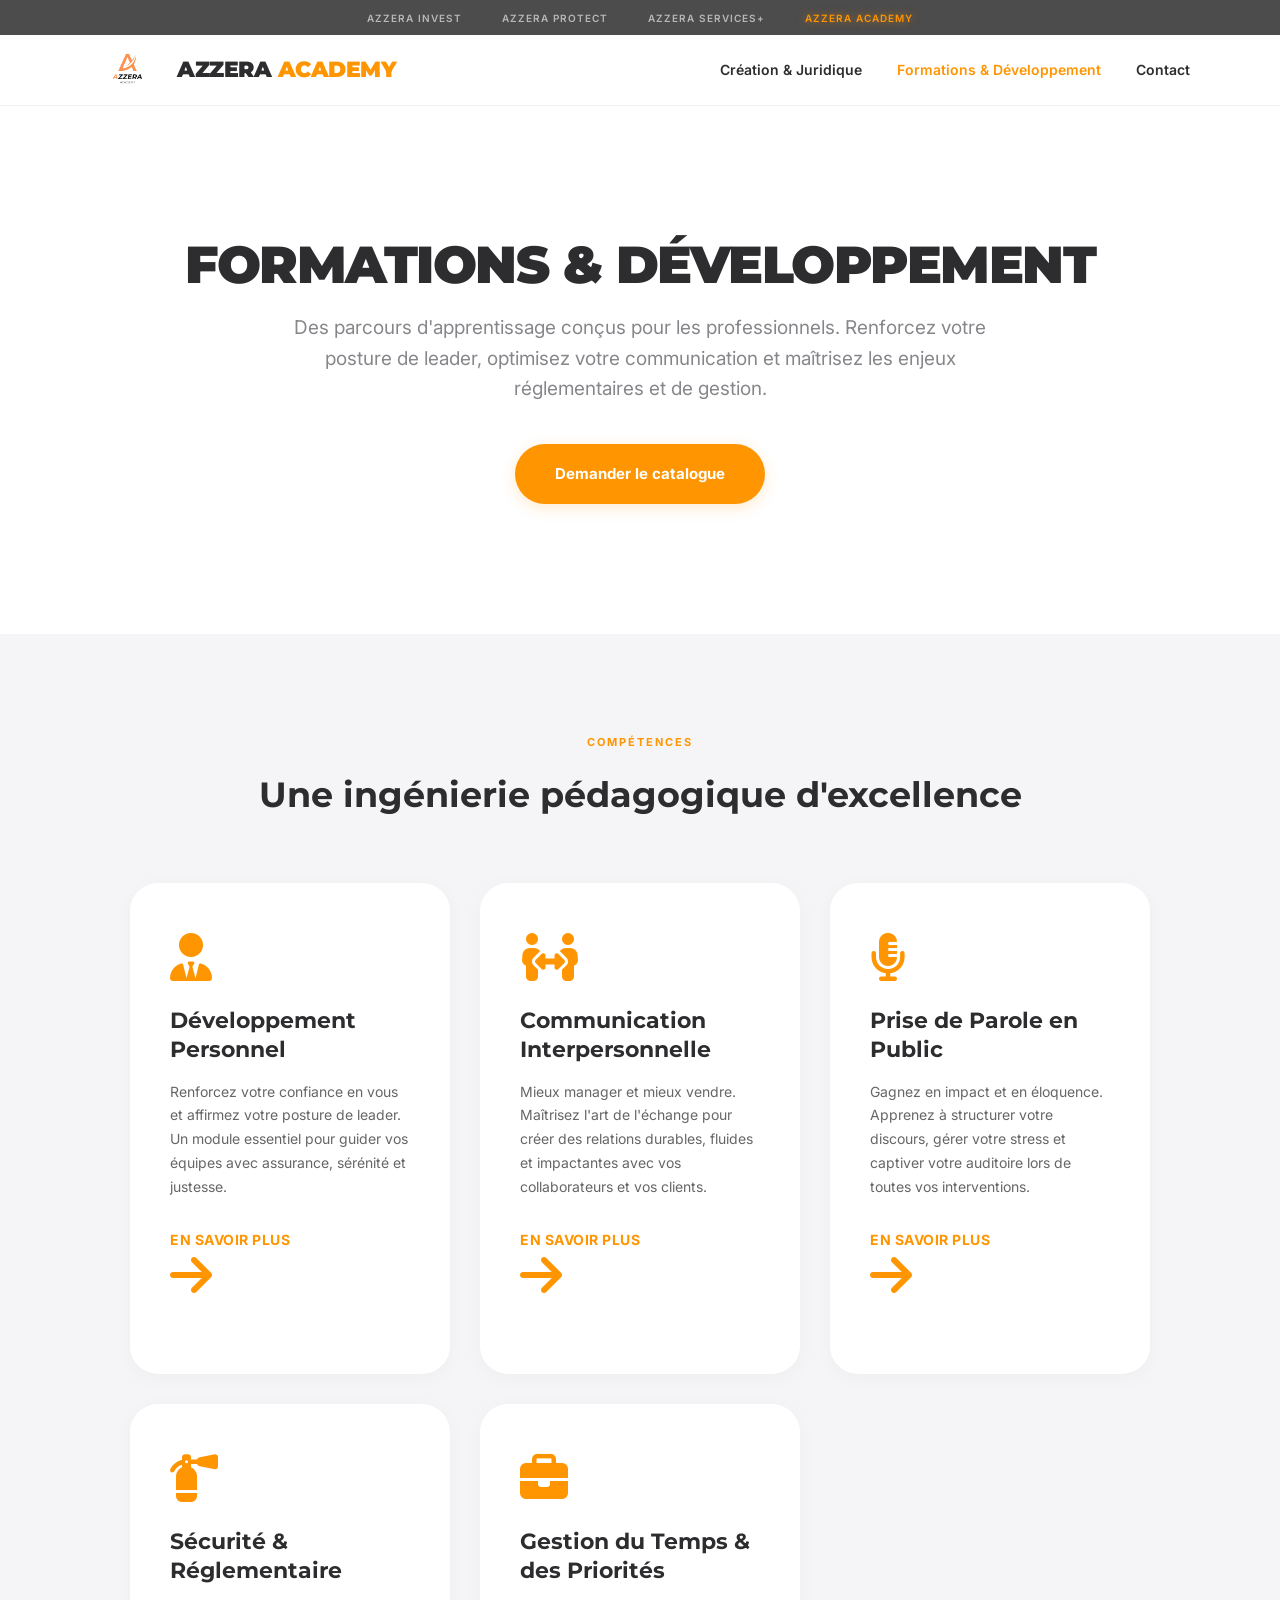
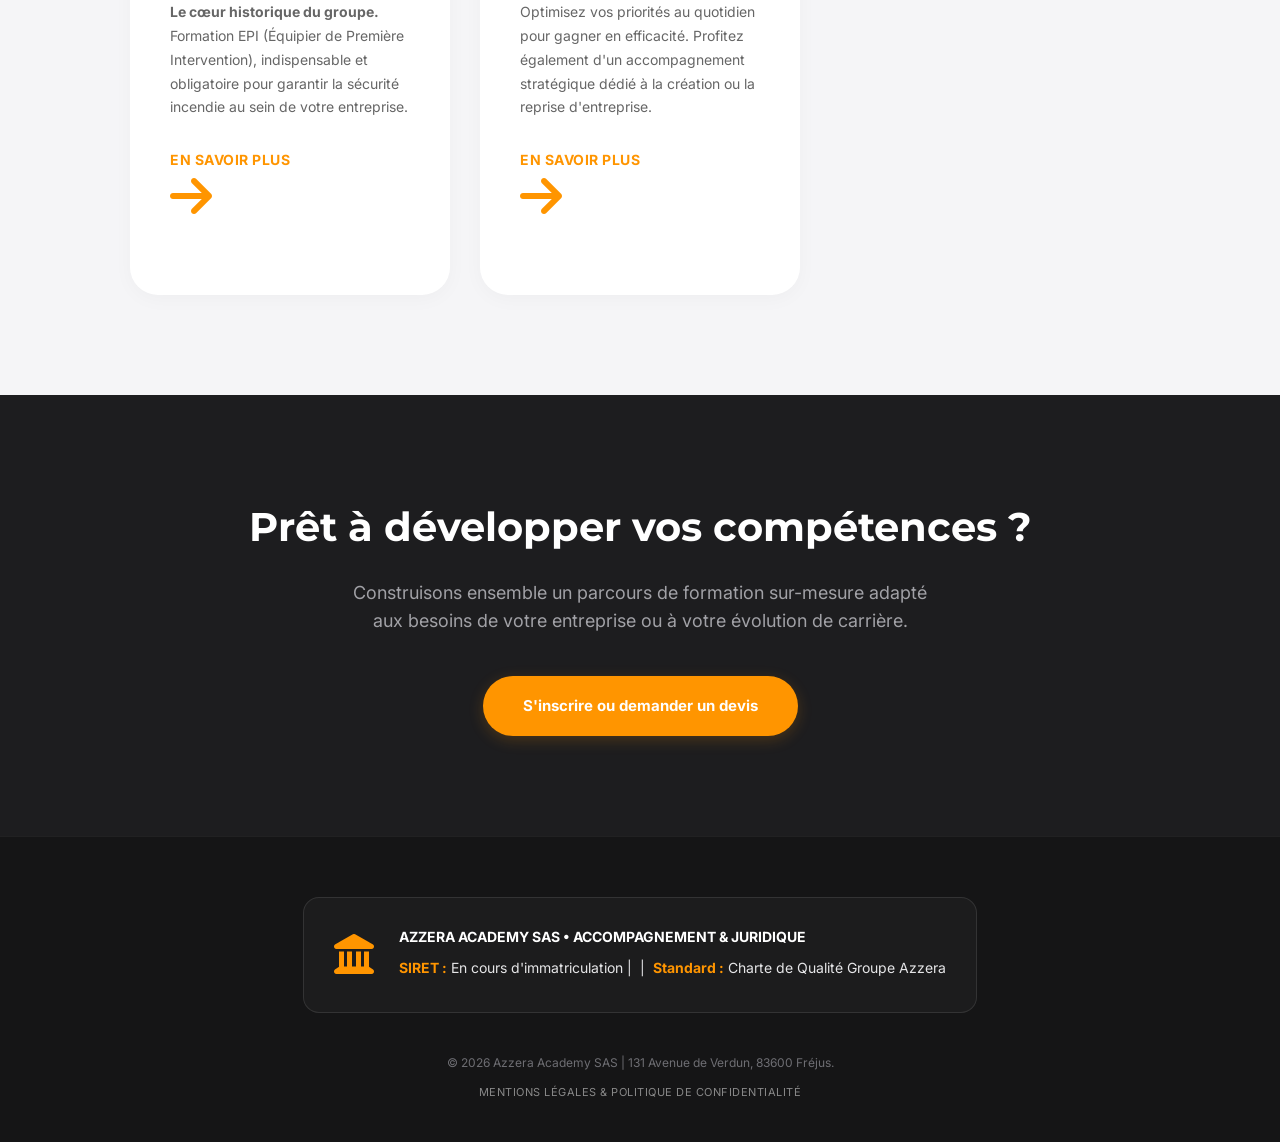
<file: formations.html>
<!DOCTYPE html>
<html lang="fr">
<head>
    <meta charset="UTF-8">
    <meta name="viewport" content="width=device-width, initial-scale=1.0">
    <title>Formations Professionnelles & Développement | Azzera Academy</title>
    
    <!-- SEO Meta Tags -->
    <meta name="description" content="Azzera Academy propose des formations professionnelles pour adultes à Fréjus : développement personnel, communication, prise de parole, sécurité (EPI) et création d'entreprise.">
    <meta name="keywords" content="formation professionnelle, développement personnel, communication interpersonnelle, prise de parole, formation EPI sécurité, création entreprise, Azzera Academy, Fréjus">
    <meta name="author" content="Azzera Academy">
    <meta name="robots" content="index, follow">
    
    <!-- Open Graph / Réseaux Sociaux -->
    <meta property="og:type" content="website">
    <meta property="og:url" content="https://www.azzeracademy.fr/formations.html">
    <meta property="og:title" content="Formations Professionnelles | Azzera Academy">
    <meta property="og:description" content="Développez vos compétences avec nos modules de formation : leadership, communication, sécurité réglementaire et gestion d'entreprise.">
    <meta property="og:image" content="https://www.azzeracademy.fr/img/logo-academy.png">


    <!-- Favicon -->
    <link rel="icon" type="image/png" href="favicon.png">
    <link rel="apple-touch-icon" href="favicon.png">
    <link rel="shortcut icon" href="favicon.png">
    
    <!-- Fonts & CSS -->
    <link href="https://fonts.googleapis.com/css2?family=Inter:wght@400;600&family=Montserrat:wght@700;900&display=swap" rel="stylesheet">
    <link rel="stylesheet" href="https://cdnjs.cloudflare.com/ajax/libs/font-awesome/6.4.0/css/all.min.css">
    
    <!-- Lien CSS Academy (Design Orange Premium) -->
    <link rel="stylesheet" href="css/style-academy.css">
    
    <!-- Données Structurées pour le Référencement Local Google -->
    <script type="application/ld+json">
    {
      "@context": "https://schema.org",
      "@type": "EducationalOrganization",
      "name": "Azzera Academy",
      "image": "https://www.azzeraservices.fr/img/logo-academy.png",
      "description": "Centre de formation professionnelle continue pour adultes spécialisé en management, sécurité et création d'entreprise.",
      "url": "https://www.azzeracademy.fr/formations.html",
      "address": {
        "@type": "PostalAddress",
        "streetAddress": "131 Avenue de Verdun",
        "addressLocality": "Fréjus",
        "postalCode": "83600",
        "addressCountry": "FR"
      }
    }
    </script>
</head>
<body>

    <nav class="topbar-corporate">
        <ul class="topbar-links">
            <li><a href="https://azzerainvest.fr/index.html">AZZERA INVEST</a></li>
            <li><a href="https://www.azzeraprotect.fr">AZZERA PROTECT</a></li>
            <li><a href="https://www.azzeraservices.fr">AZZERA SERVICES+</a></li>
            <li><a href="#" class="active">AZZERA ACADEMY</a></li>
        </ul>
    </nav>

    <header class="main-header">
        <div class="container header-flex">
            <div class="logo">
                <a href="index.html">
                    <img src="img/logo-academy.png" alt="Logo Azzera Academy" style="height: 75px; width: auto; object-fit: contain;">
                    <h1>AZZERA <span>ACADEMY</span></h1>
                </a>
            </div>
            <nav class="main-nav">
                <ul>
                    <li><a href="index.html">Création & Juridique</a></li>
                    <li><a href="formations.html" class="active">Formations & Développement</a></li>
                    <li><a href="contact.html">Contact</a></li>
                </ul>
            </nav>
        </div>
    </header>

    <section class="hero-section">
        <div class="container">
            <h2 class="hero-title">FORMATIONS & DÉVELOPPEMENT</h2>
            <p class="hero-subtitle">Des parcours d'apprentissage conçus pour les professionnels. Renforcez votre posture de leader, optimisez votre communication et maîtrisez les enjeux réglementaires et de gestion.</p>
            <a href="contact.html" class="btn-primary-orange">Demander le catalogue</a>
        </div>
    </section>

    <section class="services-section">
        <div class="container">
            <div class="modern-heading">
                <span class="heading-subtitle">Compétences</span>
                <h3 class="section-heading">Une ingénierie pédagogique d'excellence</h3>
            </div>
            
            <div class="diploma-grid">
                <!-- Tuile 1 : Développement personnel -->
                <div class="apple-tile">
                    <i class="fas fa-user-tie"></i>
                    <h4>Développement Personnel</h4>
                    <p>Renforcez votre confiance en vous et affirmez votre posture de leader. Un module essentiel pour guider vos équipes avec assurance, sérénité et justesse.</p>
                    <a href="formation-developpement-personnel.html" class="link-arrow">En savoir plus <i class="fas fa-arrow-right"></i></a>
                </div>
                
                <!-- Tuile 2 : Communication interpersonnelle -->
                <div class="apple-tile">
                    <i class="fas fa-people-arrows"></i>
                    <h4>Communication Interpersonnelle</h4>
                    <p>Mieux manager et mieux vendre. Maîtrisez l'art de l'échange pour créer des relations durables, fluides et impactantes avec vos collaborateurs et vos clients.</p>
                    <a href="formation-communication.html" class="link-arrow">En savoir plus <i class="fas fa-arrow-right"></i></a>
                </div>
                
                <!-- Tuile 3 : Prise de parole -->
                <div class="apple-tile">
                    <i class="fas fa-microphone-alt"></i>
                    <h4>Prise de Parole en Public</h4>
                    <p>Gagnez en impact et en éloquence. Apprenez à structurer votre discours, gérer votre stress et captiver votre auditoire lors de toutes vos interventions.</p>
                    <a href="contact.html" class="link-arrow">En savoir plus <i class="fas fa-arrow-right"></i></a>
                </div>

                <!-- Tuile 4 : Sécurité & Réglementaire (EPI) -->
                <div class="apple-tile">
                    <i class="fas fa-fire-extinguisher"></i>
                    <h4>Sécurité & Réglementaire</h4>
                    <p><strong>Le cœur historique du groupe.</strong> Formation EPI (Équipier de Première Intervention), indispensable et obligatoire pour garantir la sécurité incendie au sein de votre entreprise.</p>
                    <a href="formation-epi.html" class="link-arrow">En savoir plus <i class="fas fa-arrow-right"></i></a>
                </div>

                <!-- Tuile 5 : Gestion & Création -->
                <div class="apple-tile">
                    <i class="fas fa-briefcase"></i>
                    <h4>Gestion du Temps & des Priorités</h4>
                    <p>Optimisez vos priorités au quotidien pour gagner en efficacité. Profitez également d'un accompagnement stratégique dédié à la création ou la reprise d'entreprise.</p>
                    <a href="formation-gestion-temps.html" class="link-arrow">En savoir plus <i class="fas fa-arrow-right"></i></a>
                </div>
            </div>
        </div>
    </section>

    <section class="candidat-section">
        <div class="container">
            <h3>Prêt à développer vos compétences ?</h3>
            <p>Construisons ensemble un parcours de formation sur-mesure adapté aux besoins de votre entreprise ou à votre évolution de carrière.</p>
            <div style="display: flex; gap: 20px; justify-content: center; flex-wrap: wrap; margin-top: 40px;">
                <a href="contact.html" class="btn-primary-orange">S'inscrire ou demander un devis</a>
            </div>
        </div>
    </section>

    <footer class="legal-compliance">
        <div class="container">
            <div class="official-badge-container">
                <div class="official-badge">
                    <div class="badge-icon"><i class="fas fa-landmark"></i></div>
                    <div class="badge-content">
                        <p class="badge-title">AZZERA ACADEMY SAS • Accompagnement & Juridique</p>
                        <p class="badge-numbers"><strong>SIRET :</strong> En cours d'immatriculation | &nbsp;|&nbsp; <strong>Standard :</strong> Charte de Qualité Groupe Azzera</p>
                    </div>
                </div>
            </div>
            <div class="compliance-inner">
                <p>&copy; 2026 Azzera Academy SAS | 131 Avenue de Verdun, 83600 Fréjus.</p>
                <p style="margin-top: 10px;"><a href="mentions-legales.html" style="color: #888; text-decoration: none; transition: 0.3s; font-size: 11px; text-transform: uppercase; letter-spacing: 0.5px;">Mentions Légales & Politique de Confidentialité</a></p>
            </div>
        </div>
    </footer>

</body>
</html>
</file>
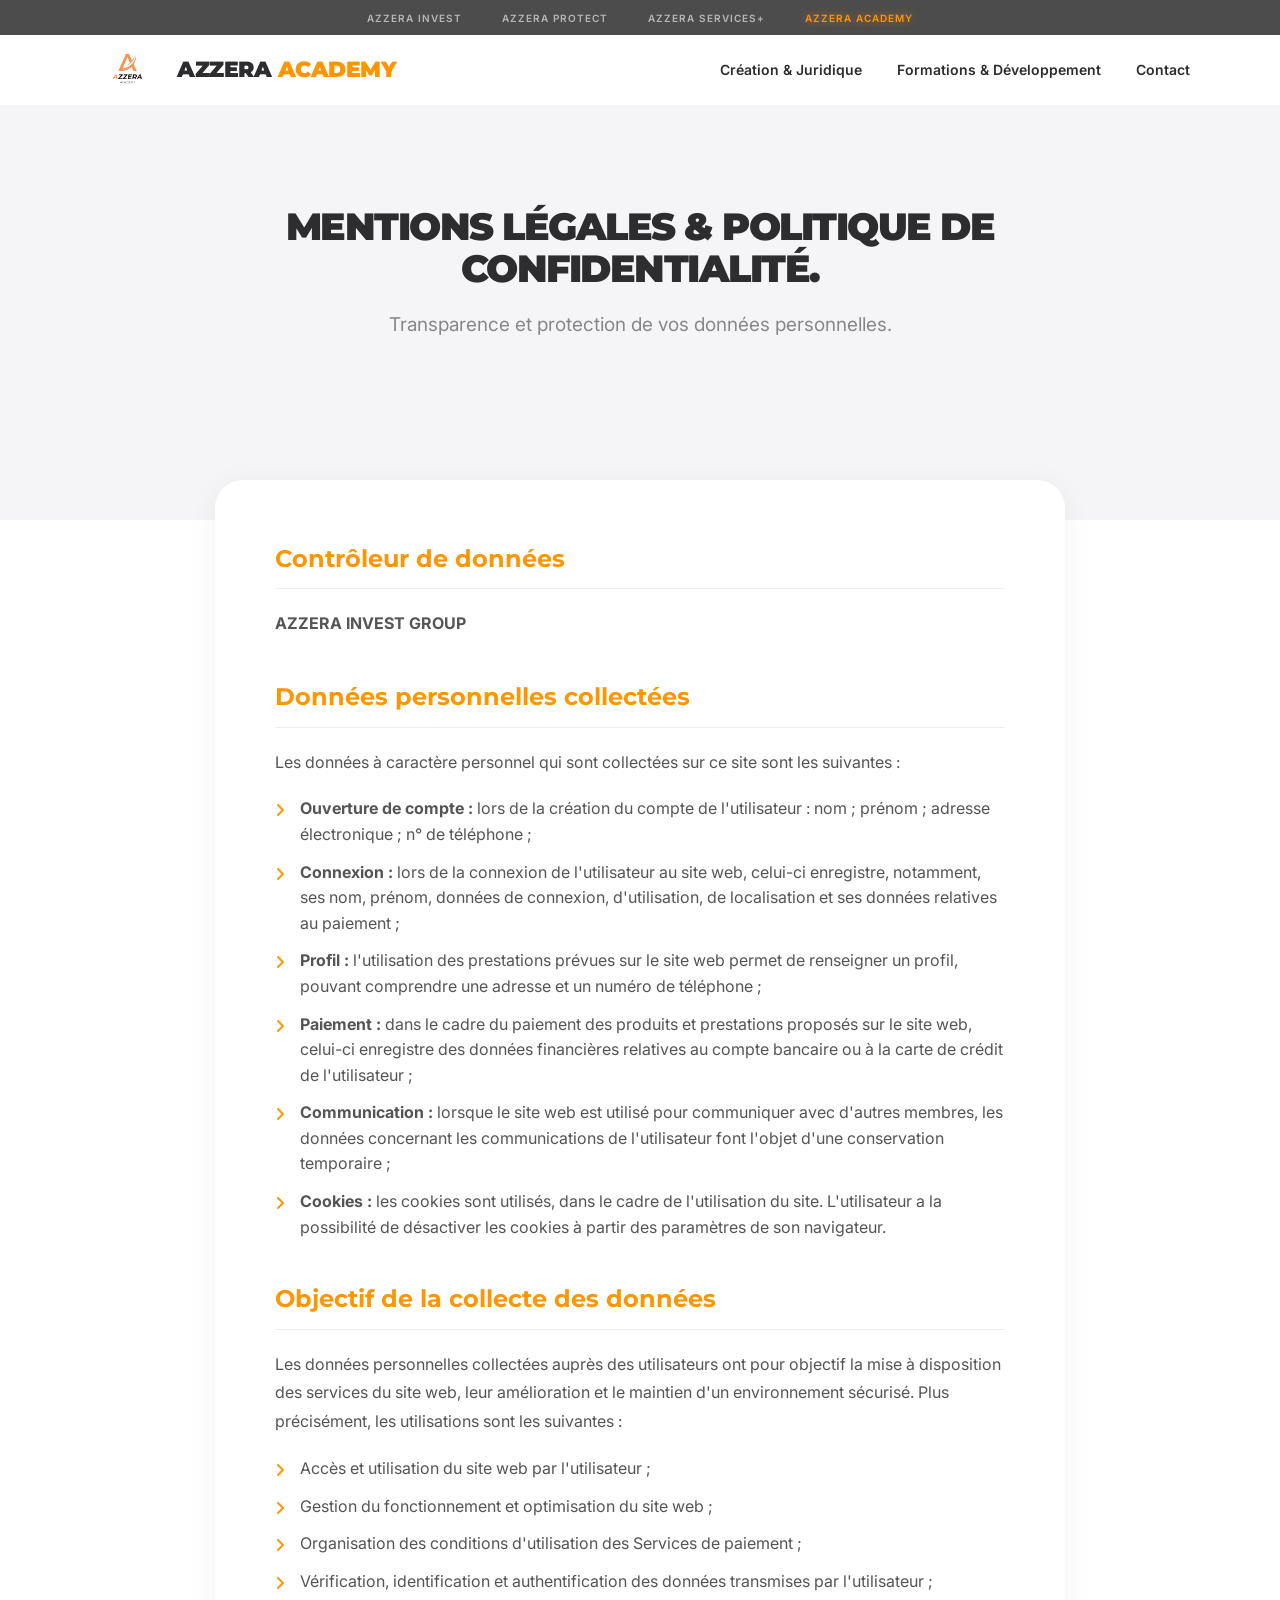
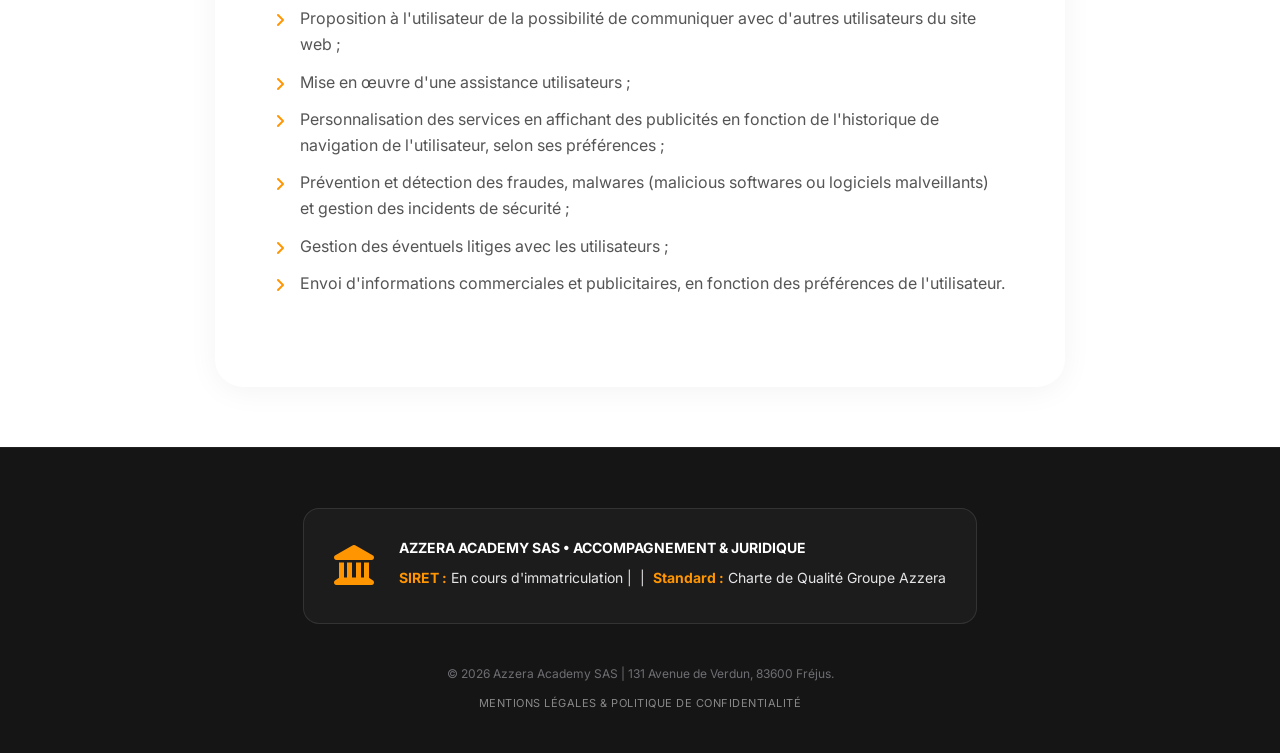
<file: mentions-legales.html>
<!DOCTYPE html>
<html lang="fr">
<head>
    <meta charset="UTF-8">
    <meta name="viewport" content="width=device-width, initial-scale=1.0">
    <title>Mentions Légales & Politique de Confidentialité | Azzera Academy</title>
    
    <!-- SEO Meta Tags -->
    <meta name="description" content="Consultez les mentions légales et la politique de confidentialité d'Azzera Academy concernant la collecte et le traitement de vos données personnelles.">
    <meta name="robots" content="noindex, follow"> <!-- Généralement, on ne référence pas ces pages sur Google -->
    
    <!-- Fonts & CSS -->
    <link href="https://fonts.googleapis.com/css2?family=Inter:wght@400;600&family=Montserrat:wght@700;900&display=swap" rel="stylesheet">
    <link rel="stylesheet" href="https://cdnjs.cloudflare.com/ajax/libs/font-awesome/6.4.0/css/all.min.css">
    
    <!-- Lien CSS Academy -->
    <link rel="stylesheet" href="css/style-academy.css">
    
    <style>
        .legal-content-container {
            max-width: 850px;
            margin: -40px auto 60px auto;
            background: var(--white);
            padding: 60px;
            border-radius: 28px;
            box-shadow: 0 4px 30px rgba(0,0,0,0.05);
            position: relative;
            z-index: 10;
        }
        .legal-content-container h3 {
            font-family: 'Montserrat', sans-serif;
            color: var(--orange-academy);
            font-size: 1.5rem;
            margin-top: 40px;
            margin-bottom: 20px;
            padding-bottom: 10px;
            border-bottom: 1px solid #eee;
        }
        .legal-content-container h3:first-child {
            margin-top: 0;
        }
        .legal-content-container p {
            color: #555;
            line-height: 1.8;
            margin-bottom: 20px;
        }
        .legal-content-container ul {
            list-style-type: none;
            padding-left: 0;
            margin-bottom: 30px;
        }
        .legal-content-container ul li {
            position: relative;
            padding-left: 25px;
            margin-bottom: 12px;
            color: #555;
            line-height: 1.6;
        }
        .legal-content-container ul li::before {
            content: '\f105'; /* Flèche FontAwesome */
            font-family: 'Font Awesome 6 Free';
            font-weight: 900;
            color: var(--orange-academy);
            position: absolute;
            left: 0;
            top: 2px;
        }
        @media (max-width: 768px) {
            .legal-content-container { padding: 30px 20px; margin-top: -20px; }
            .legal-content-container h3 { font-size: 1.3rem; }
        }
    </style>
</head>
<body>

    <nav class="topbar-corporate">
        <ul class="topbar-links">
            <li><a href="https://azzerainvest.fr/index.html">AZZERA INVEST</a></li>
            <li><a href="https://www.azzeraprotect.fr">AZZERA PROTECT</a></li>
            <li><a href="https://www.azzeraservices.fr">AZZERA SERVICES+</a></li>
            <li><a href="index.html" class="active">AZZERA ACADEMY</a></li>
        </ul>
    </nav>

    <header class="main-header">
        <div class="container header-flex">
            <div class="logo">
                <a href="index.html">
                    <img src="img/logo-academy.png" alt="Logo Azzera Academy" style="height: 75px; width: auto; object-fit: contain;">
                    <h1>AZZERA <span>ACADEMY</span></h1>
                </a>
            </div>
            <nav class="main-nav">
                <ul>
                    <li><a href="index.html">Création & Juridique</a></li>
                    <li><a href="formations.html">Formations & Développement</a></li>
                    <li><a href="contact.html">Contact</a></li>
                </ul>
            </nav>
        </div>
    </header>

    <section class="hero-section" style="padding: 100px 0 140px 0; background: var(--gray-bg);">
        <div class="container">
            <h2 class="hero-title" style="font-size: 38px;">MENTIONS LÉGALES & POLITIQUE DE CONFIDENTIALITÉ.</h2>
            <p class="hero-subtitle">Transparence et protection de vos données personnelles.</p>
        </div>
    </section>

    <section class="container">
        <div class="legal-content-container">
            
            <h3>Contrôleur de données</h3>
            <p><strong>AZZERA INVEST GROUP</strong></p>
            
            <h3>Données personnelles collectées</h3>
            <p>Les données à caractère personnel qui sont collectées sur ce site sont les suivantes :</p>
            <ul>
                <li><strong>Ouverture de compte :</strong> lors de la création du compte de l'utilisateur : nom ; prénom ; adresse électronique ; n° de téléphone ;</li>
                <li><strong>Connexion :</strong> lors de la connexion de l'utilisateur au site web, celui-ci enregistre, notamment, ses nom, prénom, données de connexion, d'utilisation, de localisation et ses données relatives au paiement ;</li>
                <li><strong>Profil :</strong> l'utilisation des prestations prévues sur le site web permet de renseigner un profil, pouvant comprendre une adresse et un numéro de téléphone ;</li>
                <li><strong>Paiement :</strong> dans le cadre du paiement des produits et prestations proposés sur le site web, celui-ci enregistre des données financières relatives au compte bancaire ou à la carte de crédit de l'utilisateur ;</li>
                <li><strong>Communication :</strong> lorsque le site web est utilisé pour communiquer avec d'autres membres, les données concernant les communications de l'utilisateur font l'objet d'une conservation temporaire ;</li>
                <li><strong>Cookies :</strong> les cookies sont utilisés, dans le cadre de l'utilisation du site. L'utilisateur a la possibilité de désactiver les cookies à partir des paramètres de son navigateur.</li>
            </ul>

            <h3>Objectif de la collecte des données</h3>
            <p>Les données personnelles collectées auprès des utilisateurs ont pour objectif la mise à disposition des services du site web, leur amélioration et le maintien d'un environnement sécurisé. Plus précisément, les utilisations sont les suivantes :</p>
            <ul>
                <li>Accès et utilisation du site web par l'utilisateur ;</li>
                <li>Gestion du fonctionnement et optimisation du site web ;</li>
                <li>Organisation des conditions d'utilisation des Services de paiement ;</li>
                <li>Vérification, identification et authentification des données transmises par l'utilisateur ;</li>
                <li>Proposition à l'utilisateur de la possibilité de communiquer avec d'autres utilisateurs du site web ;</li>
                <li>Mise en œuvre d'une assistance utilisateurs ;</li>
                <li>Personnalisation des services en affichant des publicités en fonction de l'historique de navigation de l'utilisateur, selon ses préférences ;</li>
                <li>Prévention et détection des fraudes, malwares (malicious softwares ou logiciels malveillants) et gestion des incidents de sécurité ;</li>
                <li>Gestion des éventuels litiges avec les utilisateurs ;</li>
                <li>Envoi d'informations commerciales et publicitaires, en fonction des préférences de l'utilisateur.</li>
            </ul>

        </div>
    </section>

    <footer class="legal-compliance">
        <div class="container">
            <div class="official-badge-container">
                <div class="official-badge">
                    <div class="badge-icon"><i class="fas fa-landmark"></i></div>
                    <div class="badge-content">
                        <p class="badge-title">AZZERA ACADEMY SAS • Accompagnement & Juridique</p>
                        <p class="badge-numbers"><strong>SIRET :</strong> En cours d'immatriculation | &nbsp;|&nbsp; <strong>Standard :</strong> Charte de Qualité Groupe Azzera</p>
                    </div>
                </div>
            </div>
            <div class="compliance-inner">
                <p>&copy; 2026 Azzera Academy SAS | 131 Avenue de Verdun, 83600 Fréjus.</p>
                <p style="margin-top: 10px;"><a href="mentions-legales.html" style="color: #888; text-decoration: none; transition: 0.3s; font-size: 11px; text-transform: uppercase; letter-spacing: 0.5px;">Mentions Légales & Politique de Confidentialité</a></p>
            </div>
        </div>
    </footer>

</body>
</html>
</file>
<file: css/style-academy.css>
/* =========================================================
   AZZERA ACADEMY | CHARTE GRAPHIQUE DYNAMISME & AVENIR
   ========================================================= */

:root {
    /* Le Orange "Système Apple" dynamique et premium */
    --orange-academy: #FF9500; 
    --gray-main: #2d2d2f; /* Gris légèrement plus profond pour contraster avec l'orange */
    --gray-bg: #f5f5f7; /* Gris perle type Apple */
    --white: #ffffff;
    --transition: all 0.4s cubic-bezier(0.2, 0.8, 0.2, 1);
}

* { margin: 0; padding: 0; box-sizing: border-box; }
body { font-family: 'Inter', sans-serif; color: var(--gray-main); background: var(--white); line-height: 1.6; }
.container { max-width: 1100px; margin: 0 auto; padding: 0 40px; }

/* --- NAVIGATION CORPORATE FORCÉE (Hauteur identique à Protect) --- */
.topbar-corporate {
    background: #4c4c4c !important; /* Force la couleur */
    height: 35px; /* Retrait du !important pour adaptation mobile */
    padding: 0; 
    display: flex;
    align-items: center; 
    justify-content: center;
    width: 100%;
}

.topbar-links {
    display: flex;
    justify-content: center;
    list-style: none;
    gap: 40px;
    margin: 0 !important;
    padding: 0 !important;
    height: 100%;
    align-items: center;
}

.topbar-links a {
    color: rgba(255, 255, 255, 0.6) !important;
    text-decoration: none;
    font-size: 10px;
    font-weight: 600;
    letter-spacing: 1px;
    transition: all 0.3s ease;
    display: block;
}

.topbar-links a:hover, .topbar-links a.active {
    color: #FF9500 !important; /* Orange Academy */
    text-shadow: 0 0 8px rgba(255, 149, 0, 0.6);
}

/* --- HEADER & NAVIGATION --- */
.main-header {
    background: rgba(255, 255, 255, 0.8) !important;
    backdrop-filter: blur(20px);
    position: sticky;
    top: 0;
    z-index: 1000;
    border-bottom: 1px solid rgba(0,0,0,0.05);
}

.header-flex {
    height: 70px; /* Retrait du !important pour adaptation mobile */
    display: flex;
    justify-content: space-between;
    align-items: center;
    max-width: 1140px;
    margin: 0 auto;
    padding: 0 20px;
}

.logo { 
    display: flex; 
    align-items: center; 
    gap: 12px; 
}

.header-logo {
    max-height: 50px;
    width: auto;
    object-fit: contain;
}
.logo a { display: flex; align-items: center; gap: 12px; text-decoration: none; color: inherit; }
.logo h1 { font-family: 'Montserrat', sans-serif; font-size: 22px; font-weight: 900; letter-spacing: -0.5px; }
.logo span { color: var(--orange-academy); }

.main-nav ul { display: flex; list-style: none; gap: 35px; align-items: center; }
.main-nav a { text-decoration: none; color: var(--gray-main); font-weight: 600; font-size: 14px; transition: var(--transition); }
.main-nav a:hover, .main-nav a.active { color: var(--orange-academy); }

/* --- BOUTONS --- */
.btn-primary-orange { 
    background: var(--orange-academy); 
    color: var(--white); 
    padding: 18px 40px; 
    border-radius: 40px; 
    text-decoration: none; 
    font-weight: 700; 
    font-size: 15px;
    transition: var(--transition); 
    display: inline-block; 
    box-shadow: 0 4px 15px rgba(255, 149, 0, 0.2);
    text-align: center;
}
.btn-primary-orange:hover { transform: translateY(-3px) scale(1.02); box-shadow: 0 12px 25px rgba(255, 149, 0, 0.3); }

/* --- HERO SECTION --- */
.hero-section { padding: 130px 0; text-align: center; background: var(--white); }
.hero-title { font-family: 'Montserrat', sans-serif; font-size: 52px; font-weight: 900; margin-bottom: 20px; letter-spacing: -1.5px; line-height: 1.1; }
.hero-subtitle { color: #86868b; font-size: 19px; max-width: 750px; margin: 0 auto 40px auto; line-height: 1.6; }

/* --- TITRES DE SECTIONS --- */
.modern-heading { text-align: center; margin-bottom: 60px; }
.heading-subtitle { display: block; color: var(--orange-academy); font-weight: 700; text-transform: uppercase; letter-spacing: 2px; font-size: 11px; margin-bottom: 15px; }
.section-heading { font-family: 'Montserrat', sans-serif; font-size: 2.2rem; color: var(--gray-main); }

/* --- CATALOGUE TUILES APPLE STORE (3 Colonnes) --- */
.services-section { padding: 100px 0; background: var(--gray-bg); }
.diploma-grid { display: grid; grid-template-columns: repeat(3, 1fr); gap: 30px; }
.apple-tile { 
    background: var(--white); 
    padding: 50px 40px; 
    border-radius: 28px;
    text-align: left; 
    box-shadow: 0 4px 20px rgba(0,0,0,0.03);
    transition: var(--transition); 
    display: flex;
    flex-direction: column;
}
.apple-tile i { font-size: 3rem; color: var(--orange-academy); margin-bottom: 25px; display: block; }
.apple-tile h4 { font-family: 'Montserrat', sans-serif; font-size: 1.4rem; margin-bottom: 15px; color: var(--gray-main); line-height: 1.3; }
.apple-tile p { font-size: 14px; color: #666; line-height: 1.7; margin-bottom: 30px; flex-grow: 1; }
.apple-tile:hover { transform: translateY(-8px) scale(1.01); box-shadow: 0 20px 40px rgba(0,0,0,0.08); }
.link-arrow { color: var(--orange-academy); text-decoration: none; font-weight: 700; font-size: 14px; text-transform: uppercase; letter-spacing: 0.5px; }

/* --- ESPACE CANDIDAT CONTRASTÉ --- */
.candidat-section { background: #1d1d1f; color: var(--white); padding: 100px 0; text-align: center; }
.candidat-section h3 { font-family: 'Montserrat', sans-serif; font-size: 2.5rem; margin-bottom: 20px; color: var(--white); }
.candidat-section p { color: #a1a1a6; font-size: 18px; max-width: 600px; margin: 0 auto 40px auto; }

/* --- FOOTER COMPLIANCE --- */
.legal-compliance { background: #151516; color: #fff; padding: 60px 0 40px 0; text-align: center; border-top: 1px solid rgba(255,255,255,0.05); }
.official-badge-container { display: flex; justify-content: center; margin-bottom: 40px; }
.official-badge { 
    background: rgba(255, 255, 255, 0.03); border: 1px solid rgba(255, 255, 255, 0.1); 
    border-radius: 16px; padding: 25px 30px; display: flex; align-items: center; gap: 25px; 
    max-width: 850px; text-align: left; 
}
.badge-icon { font-size: 40px; color: var(--orange-academy); }
.badge-title { color: var(--white); font-weight: 700; font-size: 14px; margin-bottom: 8px; text-transform: uppercase; }
.badge-numbers { color: #e5e5e7; font-size: 14px; margin-bottom: 5px; }
.badge-numbers strong { color: var(--orange-academy); }
.compliance-inner p { color: #6e6e73; font-size: 12px; margin-top: 20px; }

/* --- ANIMATIONS FLUIDES --- */
@keyframes smoothReveal { 0% { opacity: 0; transform: translateY(25px); } 100% { opacity: 1; transform: translateY(0); } }
body { animation: smoothReveal 0.7s cubic-bezier(0.2, 0.8, 0.2, 1) forwards; }
.apple-tile { opacity: 0; animation: smoothReveal 0.8s cubic-bezier(0.2, 0.8, 0.2, 1) forwards; animation-delay: 0.2s; }
.apple-tile:nth-child(2) { animation-delay: 0.3s; }
.apple-tile:nth-child(3) { animation-delay: 0.4s; }

/* =========================================================
   RESPONSIVE DESIGN (Mobiles & Tablettes)
   ========================================================= */
@media (max-width: 768px) {
    .container { padding: 0 20px; }
    
    /* Ajustement Top Bar */
    .topbar-corporate { height: auto !important; padding: 10px 0 !important; }
    .topbar-links { gap: 15px; flex-wrap: wrap; padding: 0 10px !important; }
    .topbar-links a { font-size: 9px; }

    /* Ajustement Header et Menu */
    .header-flex { height: auto !important; flex-direction: column; gap: 15px; padding: 15px 10px; }
    .logo a { flex-direction: column; gap: 5px; text-align: center; }
    .logo img { max-height: 45px !important; }
    .logo h1 { font-size: 18px; }
    .main-nav ul { flex-wrap: wrap; justify-content: center; gap: 12px; padding-bottom: 5px; }
    .main-nav a { font-size: 13px; }

    /* Ajustement Textes Hero Section */
    .hero-section { padding: 60px 0; }
    .hero-title { font-size: 32px; }
    .hero-subtitle { font-size: 15px; padding: 0 10px; }

    /* Grille & Tuiles */
    .services-section { padding: 60px 0; }
    .diploma-grid { grid-template-columns: 1fr; gap: 20px; }
    .apple-tile { padding: 30px 20px; }

    /* Espace Candidat */
    .candidat-section { padding: 60px 0; }
    .candidat-section h3 { font-size: 1.8rem; }
    .candidat-section p { font-size: 15px; padding: 0 10px; }

    /* Boutons pleine largeur sur mobile */
    .btn-primary-orange { display: block; width: 100%; margin-bottom: 15px; box-sizing: border-box; text-align: center; }

    /* Footer & Badge */
    .official-badge { flex-direction: column; text-align: center; gap: 15px; padding: 20px; }
    .legal-compliance { padding: 40px 0 20px 0; }
}
</file>
